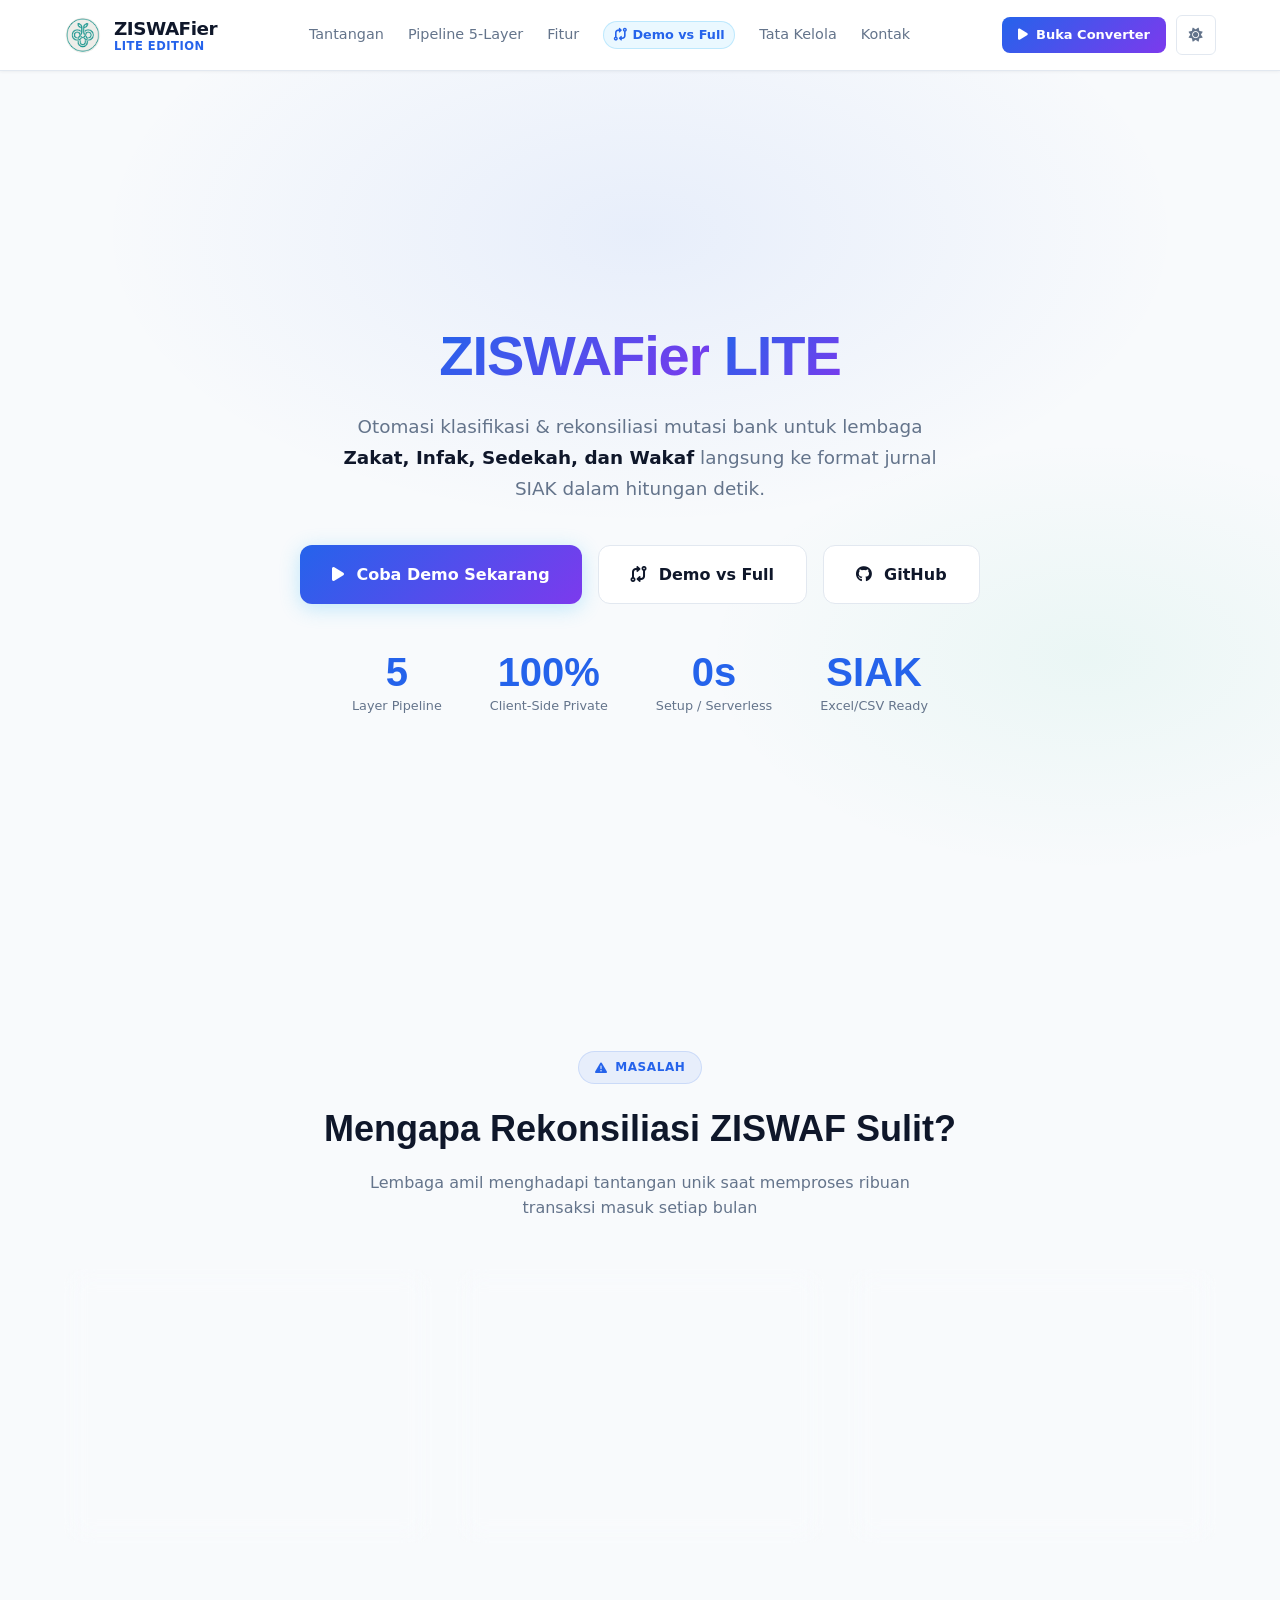
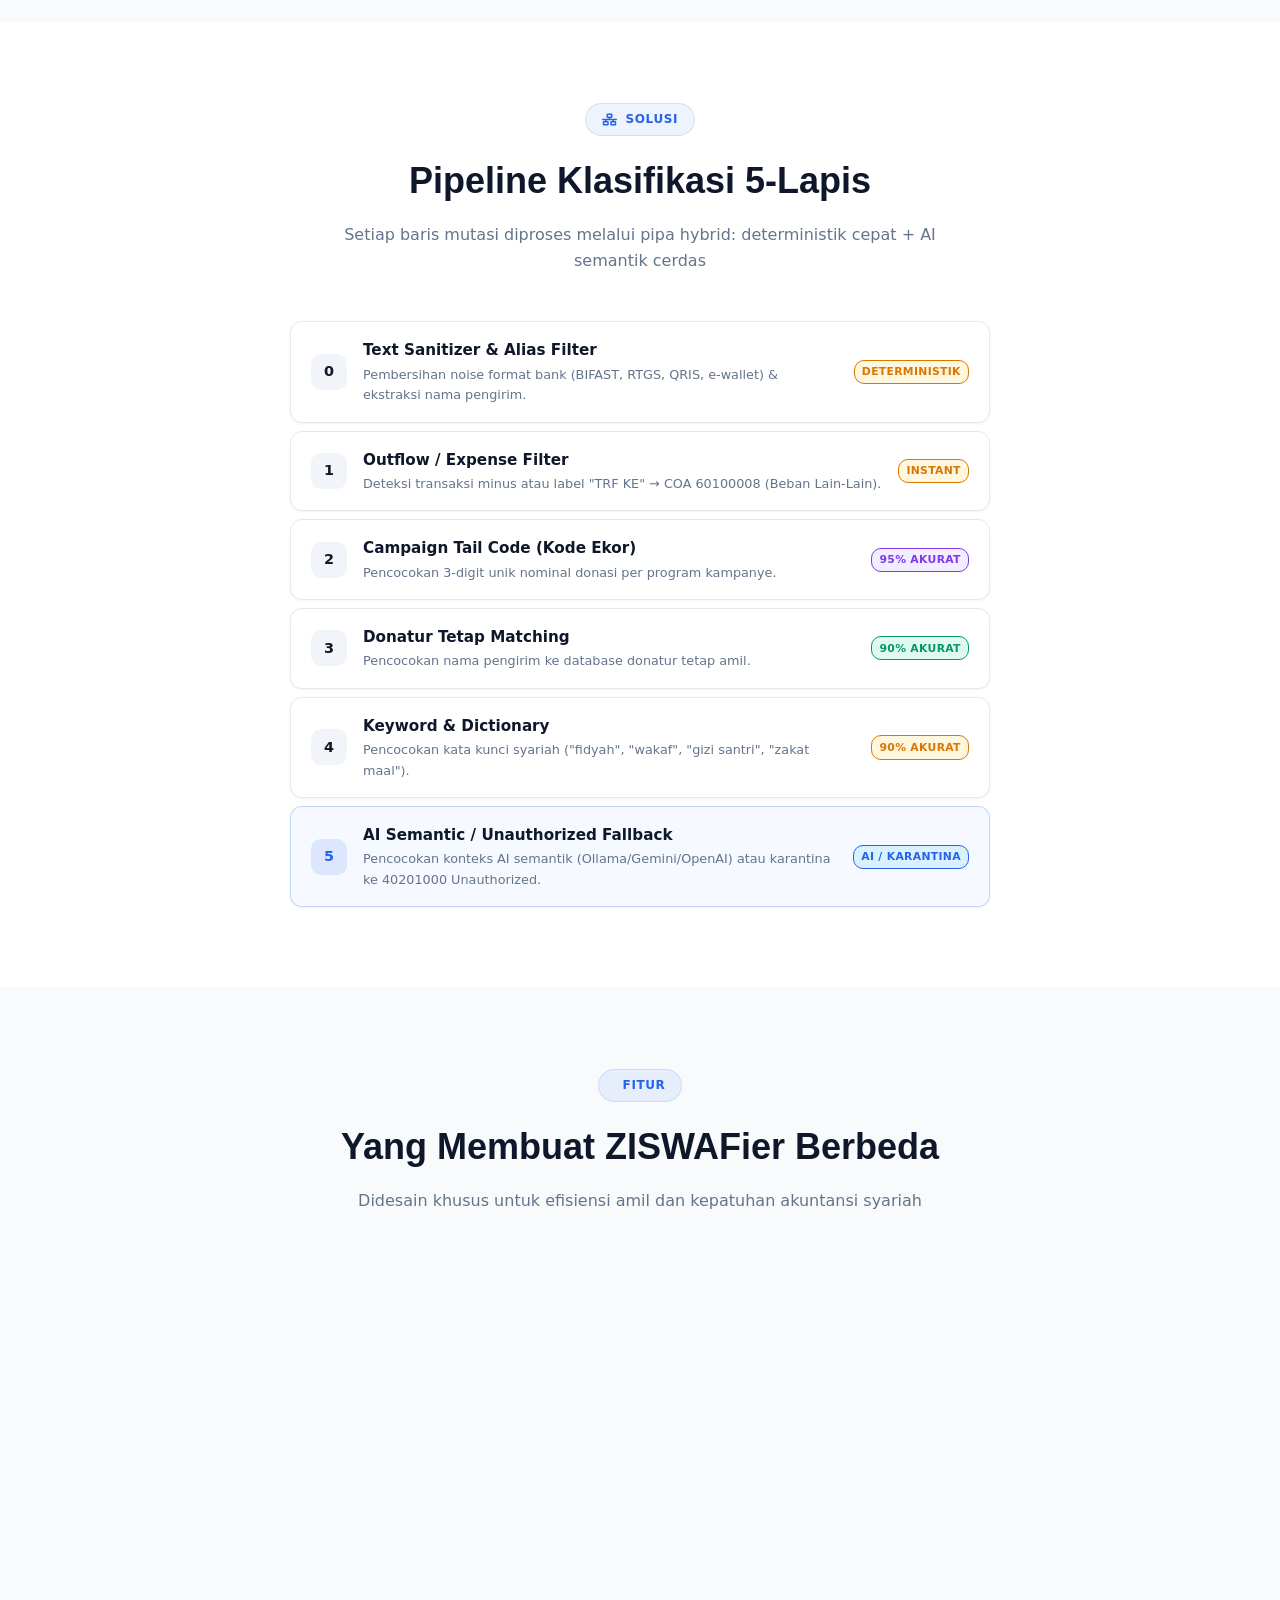
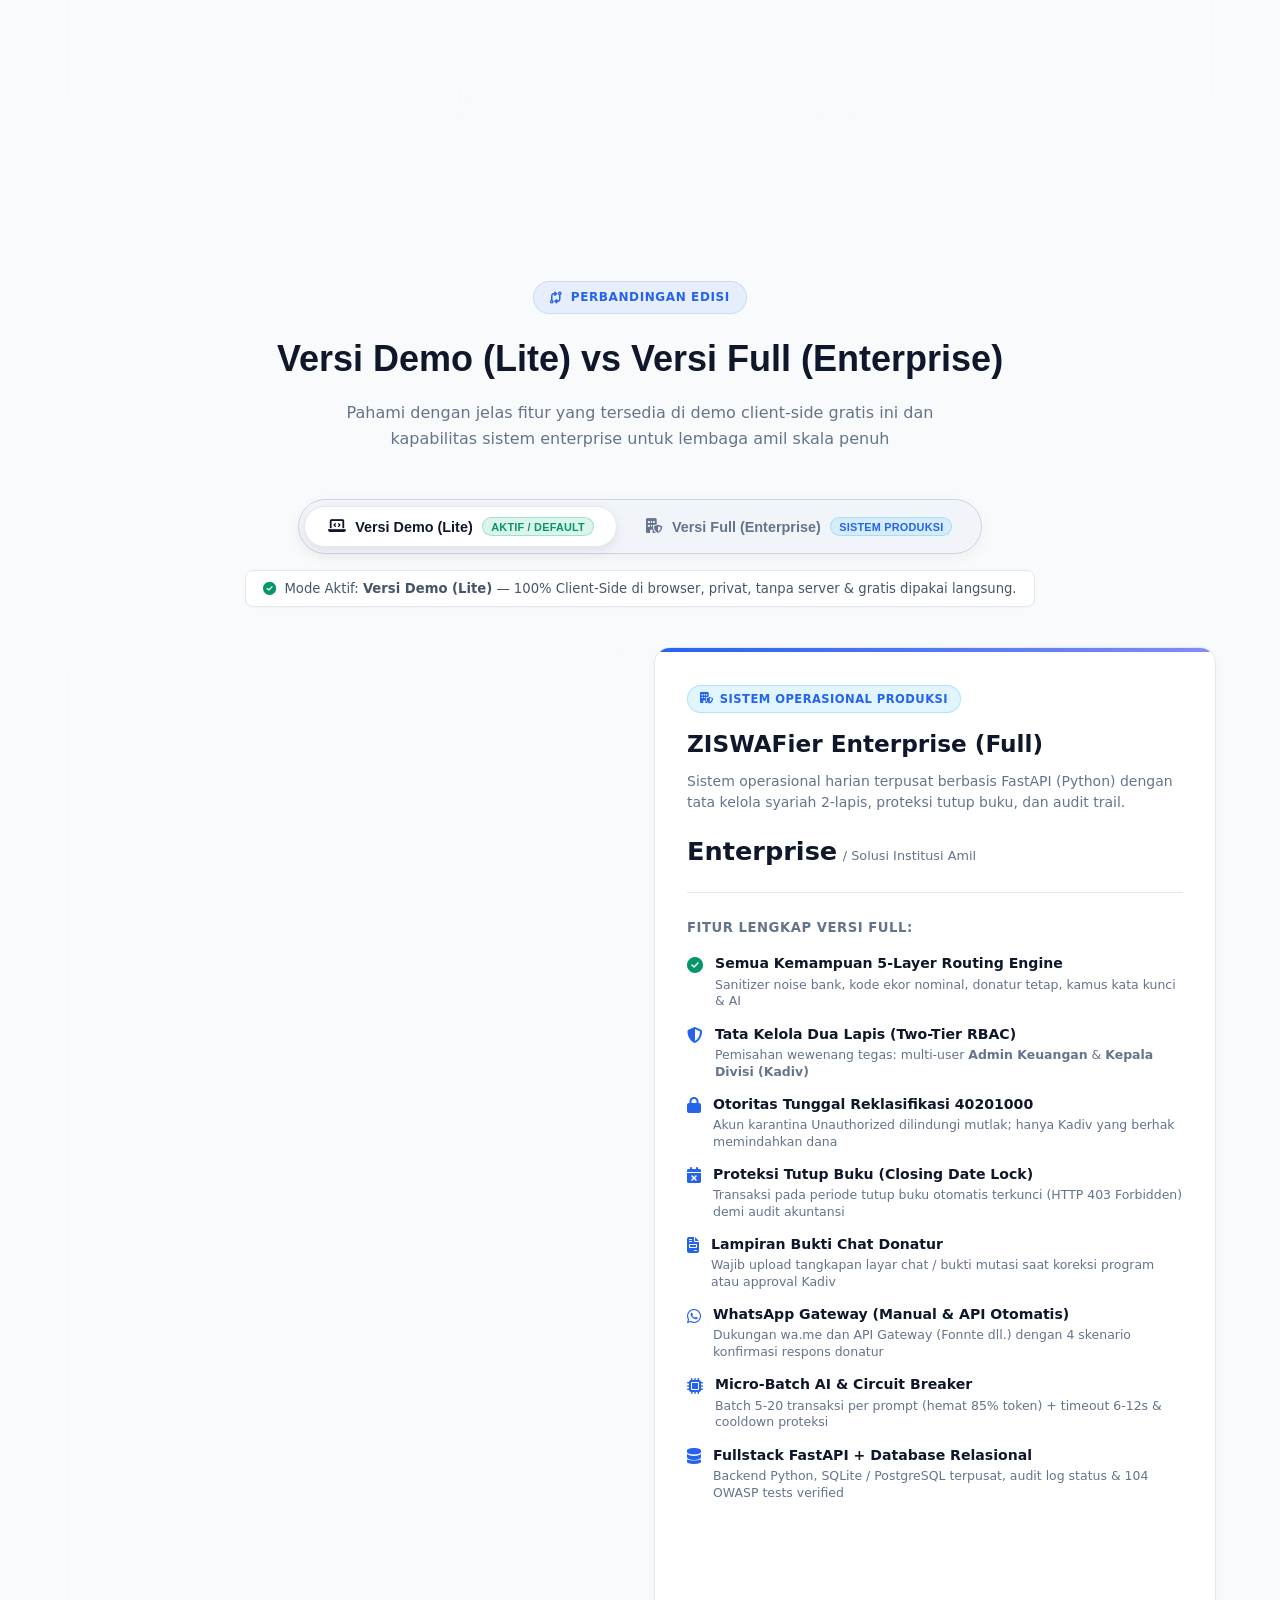
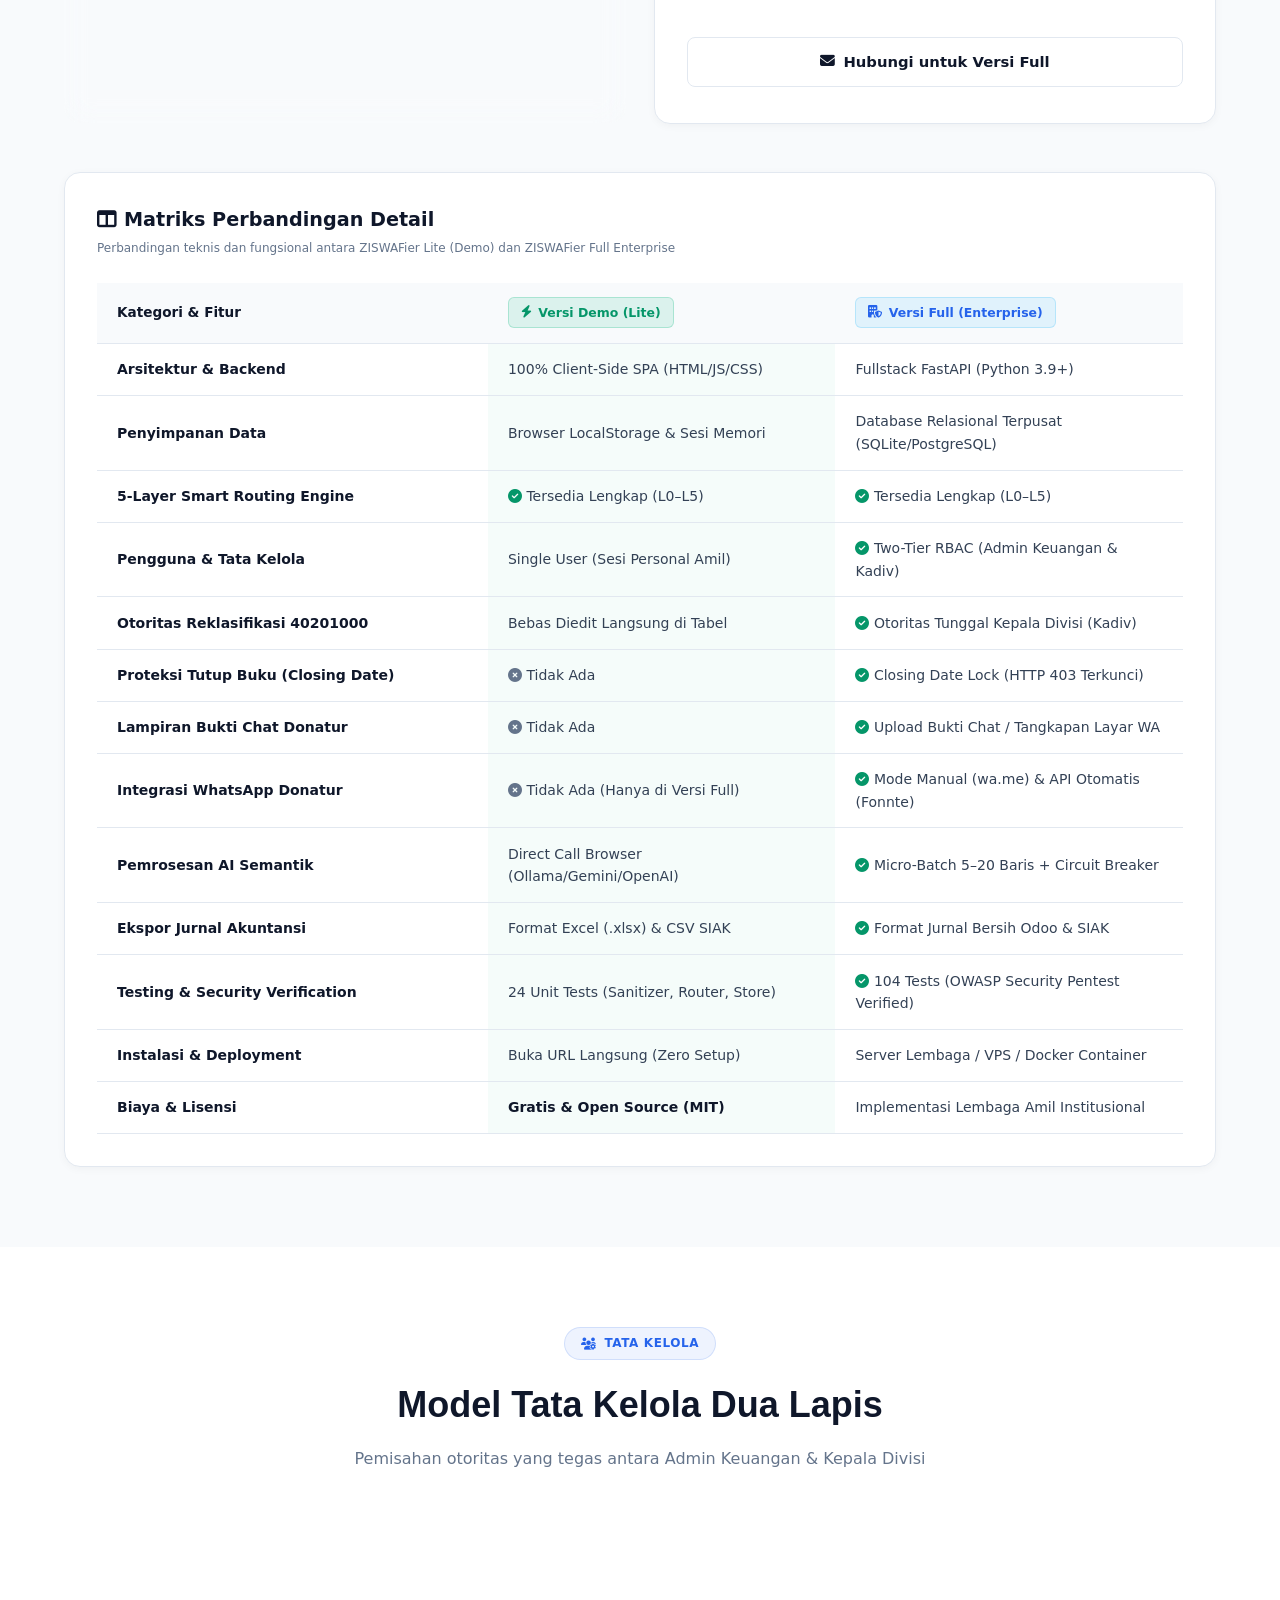
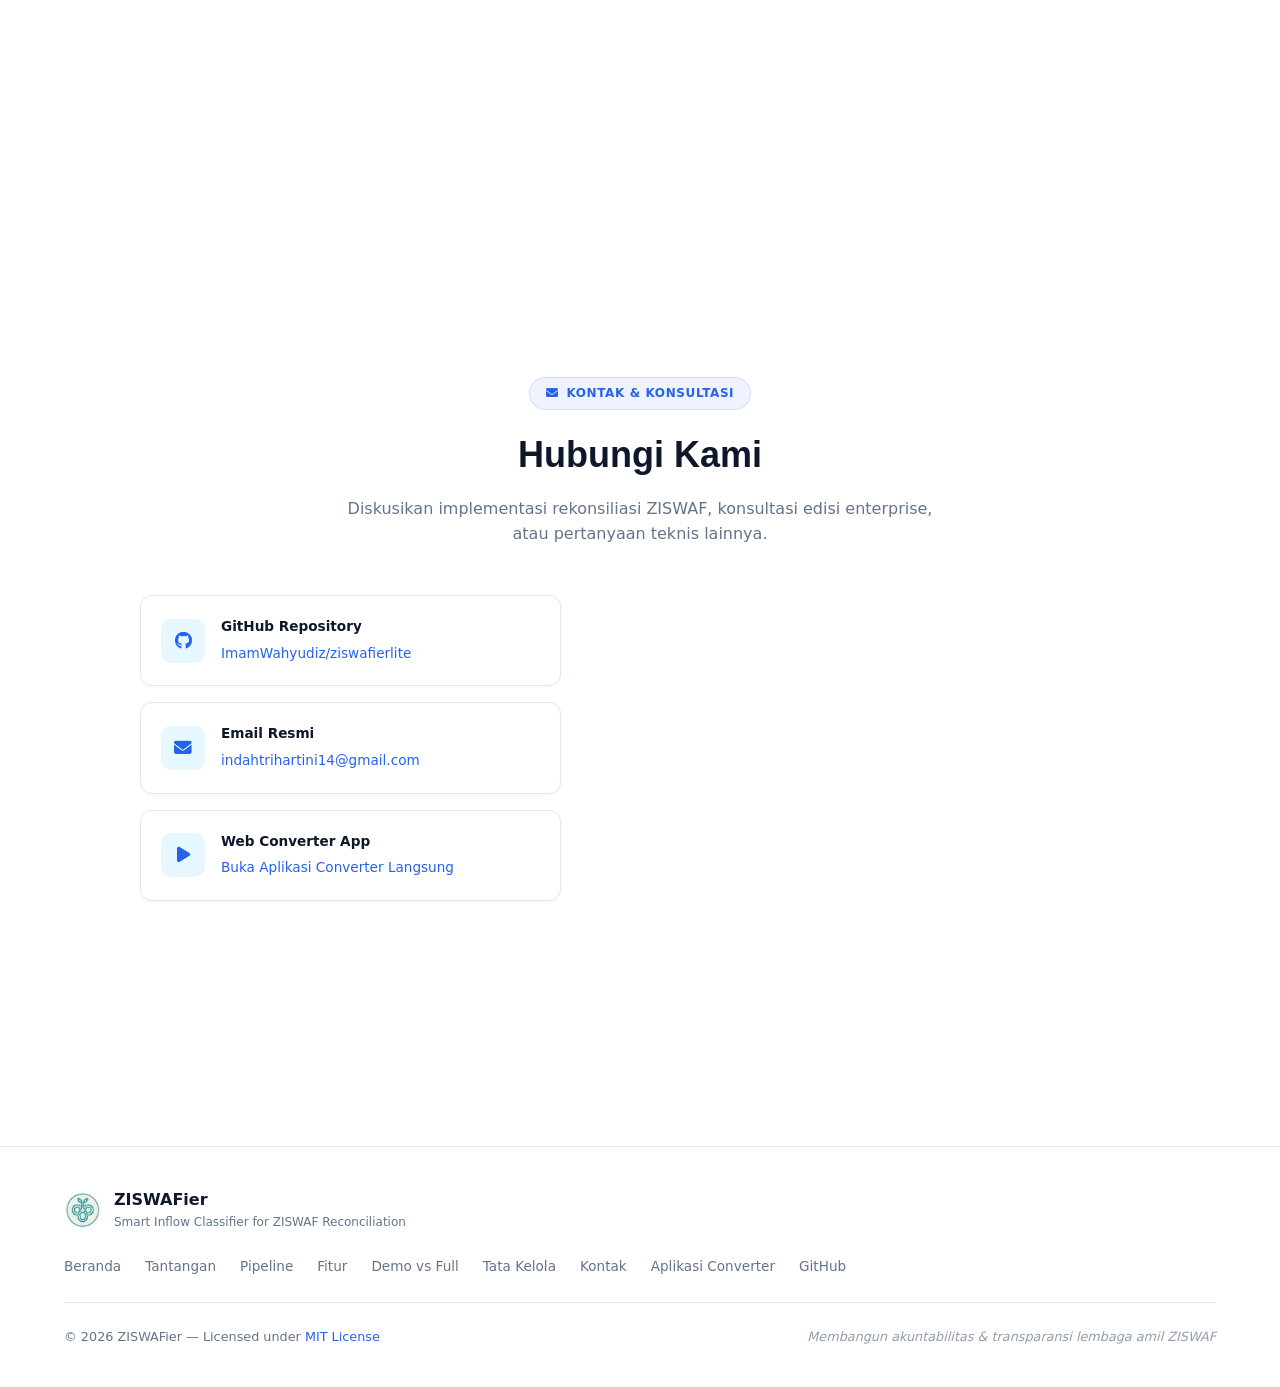
<file: index.html>
<!DOCTYPE html>
<html lang="id">

<head>
    <meta charset="UTF-8">
    <script>
        (function() {
            try {
                var saved = localStorage.getItem('ziswaf_theme');
                if (saved) {
                    document.documentElement.setAttribute('data-theme', saved);
                } else {
                    var prefersDark = window.matchMedia && window.matchMedia('(prefers-color-scheme: dark)').matches;
                    document.documentElement.setAttribute('data-theme', prefersDark ? 'dark' : 'light');
                }
            } catch(e) {
                document.documentElement.setAttribute('data-theme', 'dark');
            }
        })();
    </script>
    <meta name="viewport" content="width=device-width, initial-scale=1.0">

    <meta name="viewport" content="width=device-width, initial-scale=1.0">

    <!-- Primary SEO Metadata -->
    <title>ZISWAFier Lite — Otomasi Klasifikasi Mutasi Bank & Rekonsiliasi ZISWAF</title>
    <meta name="title" content="ZISWAFier Lite — Otomasi Klasifikasi Mutasi Bank & Rekonsiliasi ZISWAF">
    <meta name="description"
        content="Aplikasi client-side klasifikasi otomatis dan rekonsiliasi mutasi bank untuk lembaga Zakat, Infak, Sedekah, dan Wakaf (ZISWAF). 100% aman di peramban lokal, nol server, siap ekspor jurnal SIAK.">
    <meta name="keywords"
        content="ziswafier, ziswafier lite, klasifikasi mutasi bank, converter mutasi bank, akuntansi ziswaf, rekonsiliasi zakat, siak lazismu, baznas, mutasi bsi, bca syariah, muamalat, akuntansi syariah, 100% client side">
    <meta name="author" content="ZISWAFier Lite">
    <link rel="canonical" href="https://ziswafierlite.vercel.app/">
    <meta name="robots" content="index, follow, max-snippet:-1, max-image-preview:large, max-video-preview:-1">
    <meta name="googlebot" content="index, follow, max-snippet:-1, max-image-preview:large, max-video-preview:-1">
    <meta name="bingbot" content="index, follow, max-snippet:-1, max-image-preview:large, max-video-preview:-1">
    <meta name="theme-color" content="#0b0f17">
    <meta name="color-scheme" content="dark light">

    <!-- Content Security Policy: membatasi koneksi ke aset dan provider AI yang didukung -->
    <meta http-equiv="Content-Security-Policy" content="default-src 'self' https: data: blob:; script-src 'self' 'unsafe-inline' 'unsafe-eval' https://cdn.jsdelivr.net https://cdnjs.cloudflare.com; style-src 'self' 'unsafe-inline' https://fonts.googleapis.com https://cdnjs.cloudflare.com; font-src 'self' https://fonts.gstatic.com https://cdnjs.cloudflare.com; img-src 'self' data: blob: https:; connect-src 'self' https://cdn.jsdelivr.net http://localhost:11434 https://generativelanguage.googleapis.com https://api.openai.com;">

    <!-- Mobile & PWA Capabilities -->
    <meta name="mobile-web-app-capable" content="yes">
    <meta name="apple-mobile-web-app-capable" content="yes">
    <meta name="apple-mobile-web-app-status-bar-style" content="black-translucent">
    <meta name="apple-mobile-web-app-title" content="ZISWAFier Lite">
    <meta name="application-name" content="ZISWAFier Lite">
    <link rel="manifest" href="./site.webmanifest">

    <!-- Favicons & Icons -->
    <link rel="icon" type="image/png" href="./logo.png">
    <link rel="apple-touch-icon" href="./logo.png">

    <!-- Open Graph / Facebook / LinkedIn / WhatsApp -->
    <meta property="og:type" content="website">
    <meta property="og:site_name" content="ZISWAFier Lite">
    <meta property="og:url" content="https://ziswafierlite.vercel.app/">
    <meta property="og:title" content="ZISWAFier Lite — Otomasi Klasifikasi Mutasi Bank & Rekonsiliasi ZISWAF">
    <meta property="og:description"
        content="Aplikasi client-side otomatisasi klasifikasi transaksi mutasi bank rekening ZISWAF langsung ke format jurnal SIAK. 100% aman di perangkat lokal Anda.">
    <meta property="og:image" content="https://ziswafierlite.vercel.app/og-image.png">
    <meta property="og:image:secure_url" content="https://ziswafierlite.vercel.app/og-image.png">
    <meta property="og:image:type" content="image/png">
    <meta property="og:image:width" content="1200">
    <meta property="og:image:height" content="630">
    <meta property="og:image:alt" content="Banner ZISWAFier Lite Smart Inflow Classifier">
    <meta property="og:locale" content="id_ID">

    <!-- Twitter Cards -->
    <meta name="twitter:card" content="summary_large_image">
    <meta name="twitter:url" content="https://ziswafierlite.vercel.app/">
    <meta name="twitter:title" content="ZISWAFier Lite — Otomasi Klasifikasi Mutasi Bank & Rekonsiliasi ZISWAF">
    <meta name="twitter:description"
        content="Aplikasi klasifikasi & rekonsiliasi arus kas masuk untuk lembaga Zakat, Infak, Sedekah, dan Wakaf. 100% Client-Side, nol server.">
    <meta name="twitter:image" content="https://ziswafierlite.vercel.app/og-image.png">
    <meta name="twitter:image:alt" content="Banner ZISWAFier Lite Smart Inflow Classifier">

    <!-- Preconnect & Fonts -->
    <link rel="preconnect" href="https://fonts.googleapis.com">
    <link rel="preconnect" href="https://fonts.gstatic.com" crossorigin>
    <link
        href="https://fonts.googleapis.com/css2?family=Inter:wght@400;500;600;700;800;900&family=Outfit:wght@600;700;800&display=swap"
        rel="stylesheet">
    <link rel="stylesheet" href="https://cdnjs.cloudflare.com/ajax/libs/font-awesome/6.5.0/css/all.min.css">

    <!-- App Stylesheets -->
    <link rel="stylesheet" href="./css/style.css">
    <link rel="stylesheet" href="./css/components.css">
    <link rel="stylesheet" href="./css/landing.css">

    <!-- JSON-LD Structured Data Schema: WebApplication + FAQPage -->
    <script type="application/ld+json">
    {
      "@context": "https://schema.org",
      "@graph": [
        {
          "@type": "WebApplication",
          "@id": "https://ziswafierlite.vercel.app/#webapp",
          "url": "https://ziswafierlite.vercel.app/",
          "name": "ZISWAFier Lite",
          "alternateName": "ZISWAF Smart Inflow Classifier & Rekonsiliasi",
          "headline": "Otomasi Konversi & Klasifikasi Mutasi Bank Rekening ZISWAF Siap SIAK",
          "description": "Aplikasi client-side berbasis web untuk otomatisasi klasifikasi transaksi mutasi bank rekening ZISWAF (Zakat, Infak, Sedekah, Wakaf) langsung ke format jurnal SIAK dan Excel.",
          "applicationCategory": "BusinessApplication, FinanceApplication",
          "operatingSystem": "All modern web browsers (Chrome, Firefox, Edge, Safari)",
          "browserRequirements": "Requires JavaScript. Requires HTML5.",
          "softwareVersion": "1.2.0",
          "inLanguage": "id",
          "offers": {
            "@type": "Offer",
            "price": "0",
            "priceCurrency": "IDR"
          },
          "featureList": [
            "Pemrosesan dan penyimpanan utama berlangsung di browser tanpa database server aplikasi",
            "Data transaksi tersimpan aman di LocalStorage browser (tidak hilang saat refresh/reload)",
            "5-Layer Smart Routing Engine: Pengeluaran, Kode Ekor, Donatur Terdaftar, Kata Kunci, AI Semantic",
            "Dukungan Ekspor / Impor Master Data COA, Program, Donatur, dan Alias Yayasan",
            "Integrasi Opsional Model AI (Ollama Lokal, Google Gemini, OpenAI)",
            "Ekspor jurnal transaksi siap upload ke SIAK dalam format Excel (.xlsx) dan CSV"
          ]
        },
        {
          "@type": "FAQPage",
          "@id": "https://ziswafierlite.vercel.app/#faq",
          "mainEntity": [
            {
              "@type": "Question",
              "name": "Apakah data mutasi bank dikirim ke server?",
              "acceptedAnswer": {
                "@type": "Answer",
                "text": "Berkas, master data, dan hasil tersimpan di browser tanpa database server aplikasi. Mode AI default adalah OFF. Jika AI cloud diaktifkan, hanya keterangan transaksi yang belum terpetakan dan master program dikirim langsung ke provider pilihan; daftar donatur dan API key tidak masuk berkas backup. Ollama dapat dipakai agar pemrosesan AI tetap lokal."
              }
            },
            {
              "@type": "Question",
              "name": "Apakah data transaksi akan hilang jika saya me-refresh halaman?",
              "acceptedAnswer": {
                "@type": "Answer",
                "text": "Tidak. Seluruh data transaksi dan master data disimpan secara lokal di LocalStorage browser Anda. Data tidak akan hilang saat halaman di-reload atau saat tab ditutup, dan hanya akan terhapus jika Anda menghapus cache/cookies browser atau menekan tombol reset."
              }
            },
            {
              "@type": "Question",
              "name": "Format file mutasi bank apa saja yang didukung?",
              "acceptedAnswer": {
                "@type": "Answer",
                "text": "ZISWAFier Lite mendukung file spreadsheet mutasi bank berformat .xlsx, .xls, dan .csv dari berbagai bank di Indonesia seperti BSI, Bank Muamalat, BCA, Mandiri, BRI, BNI, dan lainnya."
              }
            }
          ]
        }
      ]
    }
    </script>
</head>

<body>

    <!-- ═══════════════════════════ NAVBAR ═══════════════════════════ -->
    <nav class="navbar" id="navbar">
        <div class="container navbar-inner">
            <a href="/" class="navbar-brand">
                <img src="./logo.png" alt="ZISWAFier Logo" class="brand-logo-img"
                    style="width: 38px; height: 38px; border-radius: 10px;">
                <div>
                    <div class="brand-title">ZISWAFier</div>
                    <div class="brand-badge">LITE EDITION</div>
                </div>
            </a>
            <div class="navbar-menu" id="navbar-menu">
                <a href="#problem" class="nav-link">Tantangan</a>
                <a href="#solution" class="nav-link">Pipeline 5-Layer</a>
                <a href="#features" class="nav-link">Fitur</a>
                <a href="#editions" class="nav-link"><span class="badge-nav-editions"><i class="fa-solid fa-code-compare"></i> Demo vs Full</span></a>
                <a href="#governance" class="nav-link">Tata Kelola</a>
                <a href="#contact" class="nav-link">Kontak</a>
            </div>
            <div class="navbar-actions">
                <a href="./app" class="btn btn-primary btn-sm btn-nav-cta"
                    style="display: inline-flex; align-items: center; gap: 8px; text-decoration: none;">
                    <i class="fa-solid fa-play"></i> <span class="nav-cta-text">Buka Converter</span>
                </a>
                <button class="btn btn-icon" id="btn-theme-toggle" title="Toggle Tema" aria-label="Toggle Tema">
                    <i class="fa-solid fa-moon" id="theme-icon"></i>
                </button>
                <button class="btn btn-icon btn-mobile-menu" id="btn-mobile-menu" title="Menu Navigasi"
                    aria-label="Buka Menu">
                    <i class="fa-solid fa-bars" id="menu-icon"></i>
                </button>
            </div>
        </div>
    </nav>

    <!-- ═══════════════════════════ HERO SECTION ═══════════════════════════ -->
    <section class="hero" id="hero">
        <div class="hero-content">
            <h1 class="hero-title">
                <span class="hero-title-accent">ZISWAFier</span>
                <span class="hero-title-accent">LITE </span>
                
            </h1>
            <p class="hero-subtitle">
                Otomasi klasifikasi &amp; rekonsiliasi mutasi bank untuk lembaga <strong>Zakat, Infak, Sedekah, dan Wakaf</strong> langsung ke format jurnal SIAK dalam hitungan detik.
            </p>
            <div class="hero-actions">
                <a href="./app" class="btn btn-hero-primary">
                    <i class="fa-solid fa-play"></i> Coba Demo Sekarang
                </a>
                <a href="#editions" class="btn btn-hero-outline">
                    <i class="fa-solid fa-code-compare"></i> Demo vs Full
                </a>
                <a href="https://github.com/ImamWahyudiz/ziswafierlite" class="btn btn-hero-outline" target="_blank"
                    rel="noopener">
                    <i class="fa-brands fa-github"></i> GitHub
                </a>
            </div>
            <div class="hero-stats">
                <div class="hero-stat">
                    <span class="hero-stat-value">5</span>
                    <span class="hero-stat-label">Layer Pipeline</span>
                </div>
                <div class="hero-stat">
                    <span class="hero-stat-value">100%</span>
                    <span class="hero-stat-label">Client-Side Private</span>
                </div>
                <div class="hero-stat">
                    <span class="hero-stat-value">0s</span>
                    <span class="hero-stat-label">Setup / Serverless</span>
                </div>
                <div class="hero-stat">
                    <span class="hero-stat-value">SIAK</span>
                    <span class="hero-stat-label">Excel/CSV Ready</span>
                </div>
            </div>
        </div>
    </section>

    <!-- ═══════════════════════════ PROBLEM ═══════════════════════════ -->
    <section class="section" id="problem">
        <div class="container">
            <div class="section-header">
                <span class="section-tag"><i class="fa-solid fa-triangle-exclamation"></i> Masalah</span>
                <h2 class="section-title">Mengapa Rekonsiliasi ZISWAF Sulit?</h2>
                <p class="section-subtitle">Lembaga amil menghadapi tantangan unik saat memproses ribuan transaksi masuk
                    setiap bulan</p>
            </div>
            <div class="problem-grid">
                <div class="problem-card glass" data-animate="fade-up">
                    <div class="problem-icon problem-icon-rose">
                        <i class="fa-solid fa-building-columns"></i>
                    </div>
                    <h3>Noise Format Bank</h3>
                    <p>Label mutasi terpotong BI-FAST/RTGS/QRIS dan bercampur ID dompet digital. Data tidak terstruktur
                        dari berbagai bank berbeda.</p>
                </div>
                <div class="problem-card glass" data-animate="fade-up" style="--delay: 0.1s">
                    <div class="problem-icon problem-icon-amber">
                        <i class="fa-solid fa-language"></i>
                    </div>
                    <h3>Bahasa Non-Baku Donatur</h3>
                    <p>Sinonim bebas: "bantuan sumur" (Wakaf Air), "beras santri" (Gizi Santri), typo "iph" untuk zakat
                        profesi.</p>
                </div>
                <div class="problem-card glass" data-animate="fade-up" style="--delay: 0.2s">
                    <div class="problem-icon problem-icon-purple">
                        <i class="fa-solid fa-scale-balanced"></i>
                    </div>
                    <h3>Kepatuhan Syariah</h3>
                    <p>Dana Zakat &amp; Wakaf dilarang keras dicampur atau ditebak sembarangan. Butuh sistem yang
                        akuntabel dan transparan.</p>
                </div>
            </div>
        </div>
    </section>

    <!-- ═══════════════════════════ SOLUTION / PIPELINE ═══════════════════════════ -->
    <section class="section section-dark" id="solution">
        <div class="container">
            <div class="section-header">
                <span class="section-tag"><i class="fa-solid fa-network-wired"></i> Solusi</span>
                <h2 class="section-title">Pipeline Klasifikasi 5-Lapis</h2>
                <p class="section-subtitle">Setiap baris mutasi diproses melalui pipa hybrid: deterministik cepat + AI
                    semantik cerdas</p>
            </div>
            <div class="pipeline-flow">
                <div class="pipeline-step" data-animate="fade-up">
                    <div class="pipeline-num">0</div>
                    <div class="pipeline-info">
                        <h3>Text Sanitizer &amp; Alias Filter</h3>
                        <p>Pembersihan noise format bank (BIFAST, RTGS, QRIS, e-wallet) &amp; ekstraksi nama pengirim.
                        </p>
                    </div>
                    <span class="badge badge-keyword">Deterministik</span>
                </div>
                <div class="pipeline-step" data-animate="fade-up" style="--delay: 0.05s">
                    <div class="pipeline-num">1</div>
                    <div class="pipeline-info">
                        <h3>Outflow / Expense Filter</h3>
                        <p>Deteksi transaksi minus atau label "TRF KE" &rarr; COA 60100008 (Beban Lain-Lain).</p>
                    </div>
                    <span class="badge badge-keyword">Instant</span>
                </div>
                <div class="pipeline-step" data-animate="fade-up" style="--delay: 0.1s">
                    <div class="pipeline-num">2</div>
                    <div class="pipeline-info">
                        <h3>Campaign Tail Code (Kode Ekor)</h3>
                        <p>Pencocokan 3-digit unik nominal donasi per program kampanye.</p>
                    </div>
                    <span class="badge badge-campaign-tail">95% Akurat</span>
                </div>
                <div class="pipeline-step" data-animate="fade-up" style="--delay: 0.15s">
                    <div class="pipeline-num">3</div>
                    <div class="pipeline-info">
                        <h3>Donatur Tetap Matching</h3>
                        <p>Pencocokan nama pengirim ke database donatur tetap amil.</p>
                    </div>
                    <span class="badge badge-donatur-tetap">90% Akurat</span>
                </div>
                <div class="pipeline-step" data-animate="fade-up" style="--delay: 0.2s">
                    <div class="pipeline-num">4</div>
                    <div class="pipeline-info">
                        <h3>Keyword &amp; Dictionary</h3>
                        <p>Pencocokan kata kunci syariah ("fidyah", "wakaf", "gizi santri", "zakat maal").</p>
                    </div>
                    <span class="badge badge-keyword">90% Akurat</span>
                </div>
                <div class="pipeline-step pipeline-step-ai" data-animate="fade-up" style="--delay: 0.25s">
                    <div class="pipeline-num">5</div>
                    <div class="pipeline-info">
                        <h3>AI Semantic / Unauthorized Fallback</h3>
                        <p>Pencocokan konteks AI semantik (Ollama/Gemini/OpenAI) atau karantina ke 40201000
                            Unauthorized.</p>
                    </div>
                    <span class="badge badge-ai-semantic">AI / Karantina</span>
                </div>
            </div>
        </div>
    </section>

    <!-- ═══════════════════════════ FEATURES ═══════════════════════════ -->
    <section class="section" id="features">
        <div class="container">
            <div class="section-header">
                <span class="section-tag"><i class="fa-solid fa-sparkles"></i> Fitur</span>
                <h2 class="section-title">Yang Membuat ZISWAFier Berbeda</h2>
                <p class="section-subtitle">Didesain khusus untuk efisiensi amil dan kepatuhan akuntansi syariah</p>
            </div>
            <div class="features-grid">
                <div class="feature-card glass" data-animate="fade-up">
                    <div class="feature-icon" style="background: rgba(56, 189, 248, 0.15); color: var(--accent);">
                        <i class="fa-solid fa-brain"></i>
                    </div>
                    <h3>Hybrid 5-Layer Pipeline</h3>
                    <p>Layer 0–4 deterministik (&lt;10 detik/2000+ baris) + Layer 5 AI semantik untuk kasus kompleks.
                    </p>
                </div>
                <div class="feature-card glass" data-animate="fade-up" style="--delay: 0.05s">
                    <div class="feature-icon" style="background: rgba(52, 211, 153, 0.15); color: var(--emerald);">
                        <i class="fa-solid fa-user-check"></i>
                    </div>
                    <h3>Pencocokan Donatur Tetap</h3>
                    <p>Subset-name matching dua arah tanpa library berat — akurat untuk variasi nama transfer perbankan.
                    </p>
                </div>
                <div class="feature-card glass" data-animate="fade-up" style="--delay: 0.1s">
                    <div class="feature-icon" style="background: rgba(167, 139, 250, 0.15); color: var(--accent2);">
                        <i class="fa-solid fa-hashtag"></i>
                    </div>
                    <h3>Kode Ekor Nominal</h3>
                    <p>3 digit unik per program — klasifikasi otomatis 95% tanpa perlu memanggil API AI.</p>
                </div>
                <div class="feature-card glass" data-animate="fade-up" style="--delay: 0.15s">
                    <div class="feature-icon" style="background: rgba(251, 191, 36, 0.15); color: var(--warning);">
                        <i class="fa-solid fa-triangle-exclamation"></i>
                    </div>
                    <h3>Akun Karantina Mutlak</h3>
                    <p>Dana tanpa keterangan dialokasikan ke Unauthorized (40201000) untuk menjaga kehati-hatian
                        syariah.</p>
                </div>
                <div class="feature-card glass" data-animate="fade-up" style="--delay: 0.2s">
                    <div class="feature-icon" style="background: rgba(56, 189, 248, 0.15); color: var(--accent);">
                        <i class="fa-solid fa-sliders"></i>
                    </div>
                    <h3>Filter &amp; Pencarian Terpadu</h3>
                    <p>Saring transaksi mutasi berdasarkan seluruh layer klasifikasi, periode tanggal, dan kata kunci secara instan.</p>
                </div>
                <div class="feature-card glass" data-animate="fade-up" style="--delay: 0.25s">
                    <div class="feature-icon" style="background: rgba(56, 189, 248, 0.15); color: var(--accent);">
                        <i class="fa-solid fa-file-export"></i>
                    </div>
                    <h3>Ekspor Jurnal SIAK</h3>
                    <p>Format jurnal rapi siap impor ke software akuntansi dalam format Excel (.xlsx) dan CSV.</p>
                </div>
            </div>
        </div>
    </section>

    <!-- ═══════════════════════════ EDITIONS: DEMO VS FULL ═══════════════════════════ -->
    <section class="section" id="editions">
        <div class="container">
            <div class="section-header">
                <span class="section-tag"><i class="fa-solid fa-code-compare"></i> Perbandingan Edisi</span>
                <h2 class="section-title">Versi Demo (Lite) vs Versi Full (Enterprise)</h2>
                <p class="section-subtitle">Pahami dengan jelas fitur yang tersedia di demo client-side gratis ini dan kapabilitas sistem enterprise untuk lembaga amil skala penuh</p>
            </div>

            <!-- Interactive Toggle Switch -->
            <div class="edition-toggle-wrapper" data-animate="fade-up">
                <div class="edition-toggle-control" role="tablist" aria-label="Pilih Edisi ZISWAFier">
                    <button class="edition-toggle-btn active" id="btn-toggle-demo" role="tab" aria-selected="true" data-edition="demo">
                        <i class="fa-solid fa-laptop-code"></i>
                        <span>Versi Demo (Lite)</span>
                        <span class="edition-badge badge-active-pill">Aktif / Default</span>
                    </button>
                    <button class="edition-toggle-btn" id="btn-toggle-full" role="tab" aria-selected="false" data-edition="full">
                        <i class="fa-solid fa-building-shield"></i>
                        <span>Versi Full (Enterprise)</span>
                        <span class="edition-badge badge-enterprise-pill">Sistem Produksi</span>
                    </button>
                </div>
                <div class="edition-hint-bar" id="edition-hint-bar">
                    <i class="fa-solid fa-circle-check text-emerald"></i>
                    <span id="edition-hint-text">Mode Aktif: <b>Versi Demo (Lite)</b> — 100% Client-Side di browser, privat, tanpa server &amp; gratis dipakai langsung.</span>
                </div>
            </div>

            <!-- Comparison Feature Cards Grid -->
            <div class="edition-cards-grid">
                <!-- Card 1: Versi Demo (Lite) -->
                <div class="edition-card glass edition-card-demo is-highlighted" id="card-demo" data-animate="fade-up">
                    <div class="edition-card-header">
                        <div class="edition-card-tag tag-demo">
                            <i class="fa-solid fa-bolt"></i> Tersedia di Repositori Ini
                        </div>
                        <h3 class="edition-card-title">ZISWAFier Lite (Demo)</h3>
                        <p class="edition-card-desc">Showcase interaktif 5-layer classification engine yang berjalan 100% di browser pengguna tanpa database.</p>
                        <div class="edition-price-tag">
                            <span class="price-val">Gratis</span>
                            <span class="price-sub">/ Open Source (MIT)</span>
                        </div>
                    </div>

                    <div class="edition-card-body">
                        <h4 class="edition-feature-group-title">Fitur &amp; Kemampuan:</h4>
                        <ul class="edition-feature-list">
                            <li class="feat-item feat-available">
                                <i class="fa-solid fa-circle-check"></i>
                                <div>
                                    <strong>5-Layer Smart Routing Engine</strong>
                                    <p>Pembersihan noise bank, kode ekor, donatur tetap, kata kunci syariah &amp; AI semantic</p>
                                </div>
                            </li>
                            <li class="feat-item feat-available">
                                <i class="fa-solid fa-circle-check"></i>
                                <div>
                                    <strong>Multi-Format Import &amp; Export</strong>
                                    <p>Parsing mutasi bank (.xlsx/.csv) &amp; ekspor jurnal SIAK siap upload</p>
                                </div>
                            </li>
                            <li class="feat-item feat-available">
                                <i class="fa-solid fa-circle-check"></i>
                                <div>
                                    <strong>Review &amp; Batch Management</strong>
                                    <p>Koreksi manual inline, multi-select baris, bulk assign COA &amp; batch delete</p>
                                </div>
                            </li>
                            <li class="feat-item feat-available">
                                <i class="fa-solid fa-circle-check"></i>
                                <div>
                                    <strong>Master Data Management Mandiri</strong>
                                    <p>Tambah/edit/impor master COA, Program, Donatur, dan Alias lembaga</p>
                                </div>
                            </li>
                            <li class="feat-item feat-available">
                                <i class="fa-solid fa-circle-check"></i>
                                <div>
                                    <strong>Integrasi AI Fleksibel</strong>
                                    <p>Dukungan AI Lokal Ollama, Google Gemini, OpenAI (API key di browser lokal, tidak masuk backup)</p>
                                </div>
                            </li>
                            <li class="feat-item feat-available">
                                <i class="fa-solid fa-circle-check"></i>
                                <div>
                                    <strong>Pencarian Cepat &amp; Filter Multilayer</strong>
                                    <p>Filter instan seluruh layer mutasi, tanggal, dan form pencarian terpadu</p>
                                </div>
                            </li>
                            <li class="feat-item feat-available">
                                <i class="fa-solid fa-circle-check"></i>
                                <div>
                                    <strong>Local-First &amp; Zero Install</strong>
                                    <p>Data tersimpan di browser; AI default OFF dan koneksi cloud hanya aktif bila Anda memilihnya</p>
                                </div>
                            </li>
                            <li class="feat-item feat-unavailable">
                                <i class="fa-solid fa-circle-xmark"></i>
                                <div>
                                    <span>Database Terpusat (SQLite/PostgreSQL) &amp; Multi-User RBAC</span>
                                    <small>(Hanya di Versi Full)</small>
                                </div>
                            </li>
                            <li class="feat-item feat-unavailable">
                                <i class="fa-solid fa-circle-xmark"></i>
                                <div>
                                    <span>Alur Approval Kadiv (Otoritas Tunggal 40201000)</span>
                                    <small>(Hanya di Versi Full)</small>
                                </div>
                            </li>
                            <li class="feat-item feat-unavailable">
                                <i class="fa-solid fa-circle-xmark"></i>
                                <div>
                                    <span>Proteksi Tutup Buku (Closing Date Lock HTTP 403)</span>
                                    <small>(Hanya di Versi Full)</small>
                                </div>
                            </li>
                            <li class="feat-item feat-unavailable">
                                <i class="fa-solid fa-circle-xmark"></i>
                                <div>
                                    <span>Lampirkan Bukti Chat / Tangkapan Layar WA</span>
                                    <small>(Hanya di Versi Full)</small>
                                </div>
                            </li>
                            <li class="feat-item feat-unavailable">
                                <i class="fa-solid fa-circle-xmark"></i>
                                <div>
                                    <span>Server WhatsApp Gateway Otomatis (Fonnte dll.)</span>
                                    <small>(Hanya di Versi Full)</small>
                                </div>
                            </li>
                            <li class="feat-item feat-unavailable">
                                <i class="fa-solid fa-circle-xmark"></i>
                                <div>
                                    <span>Micro-Batch AI Paralel &amp; Circuit Breaker</span>
                                    <small>(Hanya di Versi Full)</small>
                                </div>
                            </li>
                        </ul>
                    </div>

                    <div class="edition-card-footer">
                        <a href="./app" class="btn btn-primary w-100 btn-edition-action">
                            <i class="fa-solid fa-play"></i> Buka Versi Demo Sekarang
                        </a>
                    </div>
                </div>

                <!-- Card 2: Versi Full (ZISWAF Smart Inflow Classifier) -->
                <div class="edition-card glass edition-card-full" id="card-full" data-animate="fade-up" style="--delay: 0.1s">
                    <div class="edition-card-header">
                        <div class="edition-card-tag tag-full">
                            <i class="fa-solid fa-building-shield"></i> Sistem Operasional Produksi
                        </div>
                        <h3 class="edition-card-title">ZISWAFier Enterprise (Full)</h3>
                        <p class="edition-card-desc">Sistem operasional harian terpusat berbasis FastAPI (Python) dengan tata kelola syariah 2-lapis, proteksi tutup buku, dan audit trail.</p>
                        <div class="edition-price-tag">
                            <span class="price-val">Enterprise</span>
                            <span class="price-sub">/ Solusi Institusi Amil</span>
                        </div>
                    </div>

                    <div class="edition-card-body">
                        <h4 class="edition-feature-group-title">Fitur Lengkap Versi Full:</h4>
                        <ul class="edition-feature-list">
                            <li class="feat-item feat-available">
                                <i class="fa-solid fa-circle-check"></i>
                                <div>
                                    <strong>Semua Kemampuan 5-Layer Routing Engine</strong>
                                    <p>Sanitizer noise bank, kode ekor nominal, donatur tetap, kamus kata kunci &amp; AI</p>
                                </div>
                            </li>
                            <li class="feat-item feat-available feat-highlight">
                                <i class="fa-solid fa-shield-halved"></i>
                                <div>
                                    <strong>Tata Kelola Dua Lapis (Two-Tier RBAC)</strong>
                                    <p>Pemisahan wewenang tegas: multi-user <b>Admin Keuangan</b> &amp; <b>Kepala Divisi (Kadiv)</b></p>
                                </div>
                            </li>
                            <li class="feat-item feat-available feat-highlight">
                                <i class="fa-solid fa-lock"></i>
                                <div>
                                    <strong>Otoritas Tunggal Reklasifikasi 40201000</strong>
                                    <p>Akun karantina Unauthorized dilindungi mutlak; hanya Kadiv yang berhak memindahkan dana</p>
                                </div>
                            </li>
                            <li class="feat-item feat-available feat-highlight">
                                <i class="fa-solid fa-calendar-xmark"></i>
                                <div>
                                    <strong>Proteksi Tutup Buku (Closing Date Lock)</strong>
                                    <p>Transaksi pada periode tutup buku otomatis terkunci (HTTP 403 Forbidden) demi audit akuntansi</p>
                                </div>
                            </li>
                            <li class="feat-item feat-available feat-highlight">
                                <i class="fa-solid fa-file-invoice"></i>
                                <div>
                                    <strong>Lampiran Bukti Chat Donatur</strong>
                                    <p>Wajib upload tangkapan layar chat / bukti mutasi saat koreksi program atau approval Kadiv</p>
                                </div>
                            </li>
                            <li class="feat-item feat-available feat-highlight">
                                <i class="fa-brands fa-whatsapp"></i>
                                <div>
                                    <strong>WhatsApp Gateway (Manual &amp; API Otomatis)</strong>
                                    <p>Dukungan wa.me dan API Gateway (Fonnte dll.) dengan 4 skenario konfirmasi respons donatur</p>
                                </div>
                            </li>
                            <li class="feat-item feat-available feat-highlight">
                                <i class="fa-solid fa-microchip"></i>
                                <div>
                                    <strong>Micro-Batch AI &amp; Circuit Breaker</strong>
                                    <p>Batch 5-20 transaksi per prompt (hemat 85% token) + timeout 6-12s &amp; cooldown proteksi</p>
                                </div>
                            </li>
                            <li class="feat-item feat-available feat-highlight">
                                <i class="fa-solid fa-database"></i>
                                <div>
                                    <strong>Fullstack FastAPI + Database Relasional</strong>
                                    <p>Backend Python, SQLite / PostgreSQL terpusat, audit log status &amp; 104 OWASP tests verified</p>
                                </div>
                            </li>
                        </ul>
                    </div>

                    <div class="edition-card-footer">
                        <a href="#contact" class="btn btn-outline w-100 btn-edition-action" id="btn-inquire-full">
                            <i class="fa-solid fa-envelope"></i> Hubungi untuk Versi Full
                        </a>
                    </div>
                </div>
            </div>

            <!-- Detailed Comparison Table -->
            <div class="comparison-table-wrap glass" data-animate="fade-up" style="--delay: 0.15s">
                <div class="table-wrap-header">
                    <h3><i class="fa-solid fa-table-columns text-accent"></i> Matriks Perbandingan Detail</h3>
                    <p class="text-muted text-xs">Perbandingan teknis dan fungsional antara ZISWAFier Lite (Demo) dan ZISWAFier Full Enterprise</p>
                </div>
                <div class="mobile-table-hint text-xs text-accent mb-2">
                    <i class="fa-solid fa-arrows-left-right"></i> Geser horizontal untuk melihat perbandingan kolom
                </div>
                <div class="table-responsive">
                    <table class="comparison-table" id="matrix-table">
                        <thead>
                            <tr>
                                <th width="36%">Kategori &amp; Fitur</th>
                                <th width="32%" class="col-demo highlighted-col">
                                    <span class="badge-col-demo"><i class="fa-solid fa-bolt"></i> Versi Demo (Lite)</span>
                                </th>
                                <th width="32%" class="col-full">
                                    <span class="badge-col-full"><i class="fa-solid fa-building-shield"></i> Versi Full (Enterprise)</span>
                                </th>
                            </tr>
                        </thead>
                        <tbody>
                            <tr>
                                <td><strong>Arsitektur &amp; Backend</strong></td>
                                <td class="col-demo highlighted-col">100% Client-Side SPA (HTML/JS/CSS)</td>
                                <td class="col-full">Fullstack FastAPI (Python 3.9+)</td>
                            </tr>
                            <tr>
                                <td><strong>Penyimpanan Data</strong></td>
                                <td class="col-demo highlighted-col">Browser LocalStorage &amp; Sesi Memori</td>
                                <td class="col-full">Database Relasional Terpusat (SQLite/PostgreSQL)</td>
                            </tr>
                            <tr>
                                <td><strong>5-Layer Smart Routing Engine</strong></td>
                                <td class="col-demo highlighted-col"><i class="fa-solid fa-circle-check text-emerald"></i> Tersedia Lengkap (L0–L5)</td>
                                <td class="col-full"><i class="fa-solid fa-circle-check text-emerald"></i> Tersedia Lengkap (L0–L5)</td>
                            </tr>
                            <tr>
                                <td><strong>Pengguna &amp; Tata Kelola</strong></td>
                                <td class="col-demo highlighted-col">Single User (Sesi Personal Amil)</td>
                                <td class="col-full"><i class="fa-solid fa-circle-check text-emerald"></i> Two-Tier RBAC (Admin Keuangan &amp; Kadiv)</td>
                            </tr>
                            <tr>
                                <td><strong>Otoritas Reklasifikasi 40201000</strong></td>
                                <td class="col-demo highlighted-col">Bebas Diedit Langsung di Tabel</td>
                                <td class="col-full"><i class="fa-solid fa-circle-check text-emerald"></i> Otoritas Tunggal Kepala Divisi (Kadiv)</td>
                            </tr>
                            <tr>
                                <td><strong>Proteksi Tutup Buku (Closing Date)</strong></td>
                                <td class="col-demo highlighted-col"><i class="fa-solid fa-circle-xmark text-muted"></i> Tidak Ada</td>
                                <td class="col-full"><i class="fa-solid fa-circle-check text-emerald"></i> Closing Date Lock (HTTP 403 Terkunci)</td>
                            </tr>
                            <tr>
                                <td><strong>Lampiran Bukti Chat Donatur</strong></td>
                                <td class="col-demo highlighted-col"><i class="fa-solid fa-circle-xmark text-muted"></i> Tidak Ada</td>
                                <td class="col-full"><i class="fa-solid fa-circle-check text-emerald"></i> Upload Bukti Chat / Tangkapan Layar WA</td>
                            </tr>
                            <tr>
                                <td><strong>Integrasi WhatsApp Donatur</strong></td>
                                <td class="col-demo highlighted-col"><i class="fa-solid fa-circle-xmark text-muted"></i> Tidak Ada (Hanya di Versi Full)</td>
                                <td class="col-full"><i class="fa-solid fa-circle-check text-emerald"></i> Mode Manual (wa.me) &amp; API Otomatis (Fonnte)</td>
                            </tr>
                            <tr>
                                <td><strong>Pemrosesan AI Semantik</strong></td>
                                <td class="col-demo highlighted-col">Direct Call Browser (Ollama/Gemini/OpenAI)</td>
                                <td class="col-full"><i class="fa-solid fa-circle-check text-emerald"></i> Micro-Batch 5–20 Baris + Circuit Breaker</td>
                            </tr>
                            <tr>
                                <td><strong>Ekspor Jurnal Akuntansi</strong></td>
                                <td class="col-demo highlighted-col">Format Excel (.xlsx) &amp; CSV SIAK</td>
                                <td class="col-full"><i class="fa-solid fa-circle-check text-emerald"></i> Format Jurnal Bersih Odoo &amp; SIAK</td>
                            </tr>
                            <tr>
                                <td><strong>Testing &amp; Security Verification</strong></td>
                                <td class="col-demo highlighted-col">24 Unit Tests (Sanitizer, Router, Store)</td>
                                <td class="col-full"><i class="fa-solid fa-circle-check text-emerald"></i> 104 Tests (OWASP Security Pentest Verified)</td>
                            </tr>
                            <tr>
                                <td><strong>Instalasi &amp; Deployment</strong></td>
                                <td class="col-demo highlighted-col">Buka URL Langsung (Zero Setup)</td>
                                <td class="col-full">Server Lembaga / VPS / Docker Container</td>
                            </tr>
                            <tr>
                                <td><strong>Biaya &amp; Lisensi</strong></td>
                                <td class="col-demo highlighted-col"><strong>Gratis &amp; Open Source (MIT)</strong></td>
                                <td class="col-full">Implementasi Lembaga Amil Institusional</td>
                            </tr>
                        </tbody>
                    </table>
                </div>
            </div>
        </div>
    </section>

    <!-- ═══════════════════════════ GOVERNANCE ═══════════════════════════ -->
    <section class="section section-dark" id="governance">
        <div class="container">
            <div class="section-header">
                <span class="section-tag"><i class="fa-solid fa-users-gear"></i> Tata Kelola</span>
                <h2 class="section-title">Model Tata Kelola Dua Lapis</h2>
                <p class="section-subtitle">Pemisahan otoritas yang tegas antara Admin Keuangan &amp; Kepala Divisi</p>
            </div>
            <div class="governance-grid">
                <div class="gov-card glass gov-card-admin" data-animate="fade-up">
                    <div class="gov-role-badge">Admin Keuangan</div>
                    <ul class="gov-list">
                        <li><i class="fa-solid fa-cloud-arrow-up"></i> Upload mutasi bank (.xlsx/.csv)</li>
                        <li><i class="fa-solid fa-pen"></i> Koreksi alokasi COA &amp; aksi massal</li>
                        <li><i class="fa-solid fa-sliders"></i> Filter &amp; pencarian mutasi multilayer</li>
                        <li><i class="fa-solid fa-file-excel"></i> Ekspor jurnal bersih kapan saja</li>
                    </ul>
                </div>
                <div class="gov-card glass gov-card-kadiv" data-animate="fade-up" style="--delay: 0.1s">
                    <div class="gov-role-badge gov-role-kadiv">Kepala Divisi (Kadiv)</div>
                    <ul class="gov-list">
                        <li><i class="fa-solid fa-shield-halved"></i> Satu-satunya otoritas reklasifikasi Unauthorized</li>
                        <li><i class="fa-solid fa-check-double"></i> Setujui perubahan program via respons WA</li>
                        <li><i class="fa-solid fa-brain"></i> Konfigurasi global AI &amp; WhatsApp Gateway</li>
                        <li><i class="fa-solid fa-lock"></i> Tutup Buku (Closing Date Lock)</li>
                    </ul>
                </div>
            </div>
        </div>
    </section>

    <!-- ═══════════════════════════ CONTACT & KONSULTASI ═══════════════════════════ -->
    <section class="section section-dark" id="contact">
        <div class="container">
            <div class="section-header">
                <span class="section-tag"><i class="fa-solid fa-envelope"></i> Kontak &amp; Konsultasi</span>
                <h2 class="section-title">Hubungi Kami</h2>
                <p class="section-subtitle">Diskusikan implementasi rekonsiliasi ZISWAF, konsultasi edisi enterprise, atau pertanyaan teknis lainnya.</p>
            </div>
            <div class="contact-grid">
                <div class="contact-info" data-animate="fade-up">
                    <div class="contact-item">
                        <div class="contact-icon"><i class="fa-brands fa-github"></i></div>
                        <div>
                            <h4>GitHub Repository</h4>
                            <a href="https://github.com/ImamWahyudiz/ziswafierlite" target="_blank"
                                rel="noopener">ImamWahyudiz/ziswafierlite</a>
                        </div>
                    </div>
                    <div class="contact-item">
                        <div class="contact-icon"><i class="fa-solid fa-envelope"></i></div>
                        <div>
                            <h4>Email Resmi</h4>
                            <a href="mailto:indahtrihartini14@gmail.com">indahtrihartini14@gmail.com</a>
                        </div>
                    </div>
                    <div class="contact-item">
                        <div class="contact-icon"><i class="fa-solid fa-play"></i></div>
                        <div>
                            <h4>Web Converter App</h4>
                            <a href="./app">Buka Aplikasi Converter Langsung</a>
                        </div>
                    </div>
                </div>
                <form class="contact-form glass" id="contact-form" data-animate="fade-up">
                    <div class="form-row">
                        <div class="form-group">
                            <label for="contact-name">Nama <span class="text-danger">*</span></label>
                            <input type="text" id="contact-name" name="name" class="form-control"
                                placeholder="Nama Anda" required maxlength="100">
                        </div>
                        <div class="form-group">
                            <label for="contact-email">Email <span class="text-danger">*</span></label>
                            <input type="email" id="contact-email" name="email" class="form-control"
                                placeholder="email@domain.com" required maxlength="100">
                        </div>
                    </div>
                    <div class="form-group">
                        <label for="contact-org">Organisasi / Lembaga Amil</label>
                        <input type="text" id="contact-org" name="organization" class="form-control"
                            placeholder="Nama BAZNAS / LAZ / Yayasan" maxlength="120">
                    </div>
                    <div class="form-group">
                        <label for="contact-message">Pesan / Kebutuhan <span class="text-danger">*</span></label>
                        <textarea id="contact-message" name="message" class="form-control" rows="4"
                            placeholder="Tuliskan pertanyaan atau kebutuhan implementasi..." required minlength="10" maxlength="1000"></textarea>
                    </div>
                    <button type="submit" class="btn btn-primary w-100" id="contact-submit" style="padding: 0.85rem 1.5rem; font-size: 1rem;">
                        <i class="fa-solid fa-paper-plane"></i> Kirim Pesan via Email
                    </button>
                    <p class="form-note text-xs text-muted mt-2 text-center">
                        <i class="fa-solid fa-shield-halved text-emerald"></i> Pesan Anda akan langsung dibuka di email klien resmi tanpa melalui server perantara.
                    </p>
                </form>
            </div>
        </div>
    </section>

    <!-- ═══════════════════════════ FOOTER ═══════════════════════════ -->
    <footer class="footer">
        <div class="container">
            <div class="footer-inner">
                <div class="footer-brand">
                    <img src="./logo.png" alt="ZISWAFier Logo" class="footer-logo"
                        style="width: 38px; height: 38px; border-radius: 10px;">
                    <div>
                        <div class="footer-title">ZISWAFier</div>
                        <div class="footer-desc">Smart Inflow Classifier for ZISWAF Reconciliation</div>
                    </div>
                </div>
                <div class="footer-links">
                    <a href="#hero">Beranda</a>
                    <a href="#problem">Tantangan</a>
                    <a href="#solution">Pipeline</a>
                    <a href="#features">Fitur</a>
                    <a href="#editions">Demo vs Full</a>
                    <a href="#governance">Tata Kelola</a>
                    <a href="#contact">Kontak</a>
                    <a href="./app">Aplikasi Converter</a>
                    <a href="https://github.com/ImamWahyudiz/ziswafierlite" target="_blank" rel="noopener">GitHub</a>
                </div>
                <div class="footer-bottom">
                    <p>&copy; 2026 ZISWAFier &mdash; Licensed under <a href="https://opensource.org/licenses/MIT"
                            target="_blank" rel="noopener">MIT License</a></p>
                    <p class="footer-tagline">Membangun akuntabilitas &amp; transparansi lembaga amil ZISWAF</p>
                </div>
            </div>
        </div>
    </footer>

    <!-- Toast Container -->
    <div class="toast-root" id="toast-root"></div>

    <script src="./js/landing.js"></script>
</body>

</html>
</file>
<file: css/style.css>
:root[data-theme="dark"], html[data-theme="dark"], body[data-theme="dark"] {
    --bg: #0b0f17;
    --surface: #131a26;
    --surface2: #1a2333;
    --border: #243044;
    --text: #e8edf6;
    --muted: #8b99b0;
    --accent: #38bdf8;
    --accent2: #a78bfa;
    --emerald: #34d399;
    --cyan: #22d3ee;
    --warning: #fbbf24;
    --rose: #f87171;
    --danger: #f87171;
    --success: #34d399;
}

:root[data-theme="light"], html[data-theme="light"], body[data-theme="light"] {
    --bg: #f8fafc;
    --surface: #ffffff;
    --surface2: #f1f5f9;
    --border: #e2e8f0;
    --text: #0f172a;
    --muted: #64748b;
    --accent: #2563eb;
    --accent2: #7c3aed;
    --emerald: #059669;
    --cyan: #0891b2;
    --warning: #d97706;
    --rose: #e11d48;
    --danger: #dc2626;
    --success: #059669;
}

* { margin: 0; padding: 0; box-sizing: border-box; }

body {
    font-family: 'Inter', system-ui, -apple-system, sans-serif;
    background: var(--bg);
    color: var(--text);
    line-height: 1.6;
    min-height: 100vh;
    transition: background 0.2s ease, color 0.2s ease;
}

.glass {
    background: linear-gradient(160deg, rgba(255, 255, 255, 0.04), rgba(255, 255, 255, 0.01));
    backdrop-filter: blur(14px);
    border: 1px solid var(--border);
    border-radius: 16px;
}

[data-theme="light"] .glass {
    background: #ffffff;
    border: 1px solid var(--border);
    box-shadow: 0 1px 3px rgba(0,0,0,0.05);
}

.hidden { display: none !important; }

/* ─── TOOLTIP GLOBAL ─────────────────────────────────────────────────────────── */
[data-tooltip] { cursor: help; }

#js-tooltip {
    position: fixed;
    padding: 0.625rem 0.875rem;
    background: rgba(0,0,0,0.95);
    color: #fff;
    font-size: 0.8125rem;
    white-space: pre-wrap;
    border-radius: 6px;
    z-index: 99999;
    pointer-events: none;
    max-width: 400px;
    line-height: 1.6;
    word-break: break-word;
    box-shadow: 0 4px 12px rgba(0,0,0,0.4);
    display: none;
}

.empty-state-panel {
    display: flex;
    flex-direction: column;
    align-items: center;
    justify-content: center;
    padding: 4rem 2rem;
    text-align: center;
    min-height: 40vh;
}
.truncate-1 {
    white-space: nowrap;
    overflow: hidden;
    text-overflow: ellipsis;
    max-width: 100%;
    display: block;
}
.cell-keterangan {
    min-width: 240px;
    max-width: 480px;
    white-space: normal !important;
    word-break: break-word;
}
.cell-keterangan .keterangan-text {
    font-size: 0.8125rem;
    line-height: 1.45;
    color: var(--text);
    white-space: normal !important;
    word-break: break-word;
    display: block;
}

/* ─── TOPBAR ─────────────────────────────────────────────────────────────────── */
.topbar {
    display: flex;
    align-items: center;
    gap: 1rem;
    padding: 1rem 1.5rem;
    background: var(--surface);
    border-bottom: 1px solid var(--border);
    flex-wrap: wrap;
}

.topbar-brand {
    display: flex;
    align-items: center;
    gap: 0.75rem;
    flex: 1 1 auto;
    min-width: 0;
    overflow: hidden;
}

.brand-logo {
    font-size: 1.75rem;
    color: var(--accent);
}

.brand-logo-img {
    width: 2.5rem;
    height: 2.5rem;
    flex-shrink: 0;
}

.brand-title {
    font-size: 1.15rem;
    font-weight: 800;
    line-height: 1.2;
    letter-spacing: -0.5px;
    color: var(--text);
    white-space: nowrap;
}

.brand-badge {
    font-size: 0.72rem;
    color: var(--accent);
    font-weight: 700;
    letter-spacing: 0.5px;
    line-height: 1.1;
    white-space: nowrap;
}

.brand-subtitle {
    font-size: 0.75rem;
    color: var(--muted);
    white-space: nowrap;
    overflow: hidden;
    text-overflow: ellipsis;
}

.topbar-actions {
    display: flex;
    gap: 0.5rem;
}

/* ─── STEPPER ────────────────────────────────────────────────────────────────── */
.stepper {
    display: flex;
    align-items: center;
    gap: 0.5rem;
    flex-wrap: wrap;
}

.step-btn {
    display: flex;
    align-items: center;
    gap: 0.5rem;
    padding: 0.5rem 0.875rem;
    background: transparent;
    border: 1px solid var(--border);
    border-radius: 8px;
    color: var(--muted);
    font-size: 0.875rem;
    font-weight: 500;
    cursor: pointer;
    transition: all 0.2s ease;
    font-family: inherit;
}

.step-btn:hover { background: var(--surface2); }
.step-btn.active {
    background: var(--accent);
    color: white;
    border-color: var(--accent);
}

.step-num {
    display: inline-flex;
    align-items: center;
    justify-content: center;
    width: 1.5rem;
    height: 1.5rem;
    background: var(--surface2);
    border-radius: 50%;
    font-size: 0.75rem;
    font-weight: 700;
}

.step-btn.active .step-num {
    background: rgba(255,255,255,0.2);
    color: white;
}

.step-label {
    white-space: nowrap;
}

.step-sep {
    color: var(--muted);
    font-size: 0.75rem;
    flex-shrink: 0;
}

/* ─── PAGE ───────────────────────────────────────────────────────────────────── */
.page {
    max-width: 1400px;
    margin: 0 auto;
    padding: 2rem;
}

.page-header {
    display: flex;
    justify-content: space-between;
    align-items: flex-start;
    margin-bottom: 2rem;
    flex-wrap: wrap;
    gap: 1rem;
    min-height: 3rem;
}

.page-title {
    font-size: 1.875rem;
    font-weight: 700;
    margin-bottom: 0.25rem;
    line-height: 1.2;
}

.page-subtitle {
    font-size: 0.875rem;
    color: var(--muted);
}

/* ─── SUBTAB BAR ─────────────────────────────────────────────────────────────── */
.subtab-bar {
    display: flex;
    gap: 0.5rem;
    margin-bottom: 1.5rem;
    border-bottom: 1px solid var(--border);
    padding-bottom: 0.5rem;
    flex-wrap: wrap;
}

.subtab {
    padding: 0.5rem 1rem;
    background: transparent;
    border: none;
    border-bottom: 2px solid transparent;
    color: var(--muted);
    font-size: 0.875rem;
    font-weight: 600;
    cursor: pointer;
    transition: all 0.2s ease;
    font-family: inherit;
}

.subtab:hover { color: var(--text); }
.subtab.active {
    color: var(--accent);
    border-bottom-color: var(--accent);
}

.subtab-count {
    display: inline-block;
    padding: 0.125rem 0.5rem;
    margin-left: 0.5rem;
    background: var(--surface2);
    border-radius: 12px;
    font-size: 0.75rem;
    font-weight: 700;
    white-space: nowrap;
}

.subtab.active .subtab-count {
    background: var(--accent);
    color: white;
}

/* ─── SUBTAB PANEL ───────────────────────────────────────────────────────────── */
.subtab-panel { display: none; }
.subtab-panel.active { display: block; }

.panel-toolbar {
    display: flex;
    align-items: center;
    gap: 0.75rem;
    margin-bottom: 0.5rem;
    flex-wrap: wrap;
    min-height: 2.5rem;
}

.panel-hint-bar {
    display: flex;
    align-items: center;
    margin-bottom: 0.875rem;
    padding-left: 0.125rem;
}

.panel-hint {
    font-size: 0.75rem;
    color: var(--muted);
    line-height: 1.4;
}

.panel-hint code {
    padding: 0.125rem 0.375rem;
    background: var(--surface2);
    border-radius: 4px;
    font-family: 'Courier New', monospace;
    font-size: 0.75rem;
}

/* ─── TABLE CARD ─────────────────────────────────────────────────────────────── */
.table-card {
    background: var(--surface);
    border: 1px solid var(--border);
    border-radius: 12px;
    overflow: hidden;
}

.table-responsive {
    overflow-x: auto;
    -webkit-overflow-scrolling: touch;
    width: 100%;
    scrollbar-width: thin;
    scrollbar-color: rgba(56, 189, 248, 0.4) var(--surface2);
}

/* ========================================= */
/* FLOATING STICKY HORIZONTAL SCROLLBAR      */
/* ========================================= */
.floating-table-scrollbar {
    display: none;
    overflow-x: auto;
    overflow-y: hidden;
    height: 8px;
    background: var(--surface2);
    backdrop-filter: blur(10px);
    border-top: 1px solid var(--border);
    box-shadow: 0 -2px 10px rgba(0, 0, 0, 0.25);
    scrollbar-width: thin;
    scrollbar-color: var(--muted) var(--surface2);
    transition: opacity 0.15s ease;
    pointer-events: auto;
}

.floating-table-scrollbar-dummy {
    height: 1px;
    pointer-events: none;
}

.floating-table-scrollbar::-webkit-scrollbar {
    height: 8px;
}

.floating-table-scrollbar::-webkit-scrollbar-track {
    background: var(--surface2);
}

.floating-table-scrollbar::-webkit-scrollbar-thumb {
    background: var(--muted);
    border-radius: 999px;
}

.floating-table-scrollbar::-webkit-scrollbar-thumb:hover {
    background: var(--accent);
}

.data-table {
    width: 100%;
    border-collapse: collapse;
    table-layout: fixed;
}

.data-table thead {
    position: sticky;
    top: 0;
    background: var(--surface);
    z-index: 10;
    box-shadow: 0 1px 0 var(--border);
}

.data-table th {
    padding: 0.5rem 0.6rem;
    text-align: left;
    font-weight: 600;
    font-size: 0.725rem;
    text-transform: uppercase;
    letter-spacing: 0.04em;
    color: var(--muted);
    border-bottom: 1px solid var(--border);
    white-space: nowrap;
}

.data-table td {
    padding: 0.4rem 0.55rem;
    border-bottom: 1px solid var(--border);
    font-size: 0.8rem;
    vertical-align: middle;
}

.data-table th:first-child,
.data-table td:first-child {
    width: 44px;
    min-width: 44px;
    max-width: 46px;
    text-align: center;
    padding-left: 0.35rem;
    padding-right: 0.35rem;
}

.data-table td.text-right {
    white-space: nowrap;
}

.data-table tbody tr {
    transition: background 0.2s ease;
}

.data-table tbody tr:hover {
    background: rgba(56, 189, 248, 0.03);
}

.data-table tbody tr:nth-child(even) {
    background: rgba(255, 255, 255, 0.01);
}

[data-theme="light"] .data-table tbody tr:nth-child(even) {
    background: var(--surface2);
}

.empty-state {
    text-align: center;
    padding: 3rem 2rem;
    color: var(--muted);
    font-size: 0.875rem;
}

.btn-icon-sm {
    background: none;
    border: none;
    color: var(--muted);
    cursor: pointer;
    padding: 0.25rem;
    font-size: 0.875rem;
    transition: color 0.2s ease;
}

.btn-icon-sm:hover { color: var(--accent); }
.btn-icon-sm.text-danger { color: var(--rose); }
.btn-icon-sm.text-danger:hover { color: var(--danger); }
.btn-icon-sm.disabled { opacity: 0.3; cursor: not-allowed; pointer-events: none; }

.badge-cat {
    display: inline-block;
    padding: 0.125rem 0.5rem;
    background: var(--surface2);
    border-radius: 12px;
    font-size: 0.75rem;
    font-weight: 600;
    text-transform: uppercase;
}

/* ─── ALIAS LIST ─────────────────────────────────────────────────────────────── */
.alias-list {
    display: flex;
    flex-wrap: wrap;
    gap: 0.5rem;
}

.alias-item {
    display: flex;
    align-items: center;
    gap: 0.5rem;
    padding: 0.5rem 0.75rem;
    background: var(--surface);
    border: 1px solid var(--border);
    border-radius: 8px;
    font-size: 0.875rem;
}

/* ─── SETTINGS CARD ──────────────────────────────────────────────────────────── */
.settings-card {
    background: var(--surface);
    border: 1px solid var(--border);
    border-radius: 12px;
    padding: 1.5rem;
}

.sys-coa-card {
    border-left: 3px solid var(--accent);
    background: linear-gradient(145deg, var(--surface), var(--surface2));
    padding: 1.25rem;
    box-sizing: border-box;
    overflow: visible;
    width: 100%;
}

.sys-coa-grid {
    display: grid;
    grid-template-columns: repeat(3, minmax(0, 1fr));
    gap: 1rem;
    width: 100%;
    box-sizing: border-box;
}

.sys-coa-item {
    background: var(--surface);
    border: 1px solid var(--border);
    border-radius: 8px;
    padding: 0.875rem 0.75rem;
    display: flex;
    flex-direction: column;
    justify-content: space-between;
    min-width: 0;
    width: 100%;
    box-sizing: border-box;
    overflow: visible;
    position: relative;
}

.sys-coa-item:has(.coa-dropdown-wrapper.open),
.sys-coa-item.has-dropdown-open {
    z-index: 50;
}

.sys-coa-header {
    display: flex;
    justify-content: space-between;
    align-items: center;
    gap: 0.5rem;
    min-height: 1.75rem;
    margin-bottom: 0.5rem;
    overflow: hidden;
}

.sys-coa-title {
    font-size: 0.8125rem;
    font-weight: 600;
    color: var(--text);
    white-space: nowrap;
    overflow: hidden;
    text-overflow: ellipsis;
    min-width: 0;
}

.sys-coa-header .badge {
    white-space: nowrap;
    flex-shrink: 0;
    font-size: 0.65rem;
    padding: 0.2rem 0.45rem;
}

.sys-coa-inputs {
    display: flex;
    flex-direction: column;
    width: 100%;
    min-width: 0;
}

.sys-coa-inputs label {
    font-size: 0.75rem;
    color: var(--muted);
    margin-bottom: 0.35rem;
    display: block;
    white-space: nowrap;
}

.sys-coa-hint {
    font-size: 0.725rem;
    color: var(--muted);
    line-height: 1.35;
    margin-top: 0.625rem;
    min-height: 2.25rem;
}

.sys-coa-footer {
    border-top: 1px solid var(--border);
    margin-top: 1.25rem;
    padding-top: 1rem;
    display: flex;
    justify-content: space-between;
    align-items: center;
    flex-wrap: wrap;
    gap: 0.75rem;
}

.backup-actions {
    display: flex;
    flex-direction: column;
    gap: 1rem;
}

.backup-item {
    display: flex;
    justify-content: space-between;
    align-items: center;
    padding: 1rem;
    background: var(--surface2);
    border-radius: 8px;
    gap: 1rem;
    flex-wrap: wrap;
}

.backup-item-danger {
    background: rgba(248, 113, 113, 0.05);
    border: 1px solid rgba(248, 113, 113, 0.2);
}

.backup-label {
    font-size: 0.875rem;
    color: var(--text);
    flex: 1;
    min-width: 200px;
}

/* ─── UPLOAD AREA ────────────────────────────────────────────────────────────── */
.upload-area {
    max-width: 720px;
    margin: 0 auto;
}

.dropzone {
    padding: 4rem 2rem;
    text-align: center;
    cursor: pointer;
    transition: all 0.3s ease;
    margin-bottom: 2rem;
}

.dropzone:hover {
    border-color: var(--accent);
    transform: translateY(-2px);
}

.dropzone.dragover {
    border-color: var(--accent);
    background: rgba(56, 189, 248, 0.08);
}

.dropzone-icon {
    font-size: 4rem;
    color: var(--accent);
    margin-bottom: 1rem;
}

.dropzone-text {
    font-size: 1.125rem;
    font-weight: 600;
    margin-bottom: 0.5rem;
}

.dropzone-subtext {
    font-size: 0.875rem;
    color: var(--muted);
}

.progress-section {
    background: var(--surface);
    border: 1px solid var(--border);
    border-radius: 12px;
    padding: 2rem;
}

.progress-header {
    display: flex;
    justify-content: space-between;
    align-items: center;
    margin-bottom: 0.75rem;
}

.progress-label {
    font-size: 0.875rem;
    font-weight: 600;
    color: var(--text);
}

.progress-pct {
    font-size: 0.875rem;
    font-weight: 700;
    color: var(--accent);
}

.progress-bar {
    height: 10px;
    background: var(--surface2);
    border-radius: 999px;
    overflow: hidden;
    margin-bottom: 1.5rem;
}

.progress-fill {
    height: 100%;
    background: linear-gradient(90deg, var(--accent), var(--accent2));
    border-radius: 999px;
    transition: width 0.3s ease;
}

.layer-counters {
    display: flex;
    flex-wrap: wrap;
    gap: 0.75rem 1.5rem;
}

.layer-counter {
    display: flex;
    align-items: center;
    gap: 0.5rem;
    font-size: 0.875rem;
    color: var(--muted);
    white-space: nowrap;
}

.lc-dot {
    width: 0.75rem;
    height: 0.75rem;
    border-radius: 50%;
}

.dot-expense { background: var(--rose); }
.dot-tail { background: var(--accent2); }
.dot-donor { background: var(--emerald); }
.dot-keyword { background: var(--warning); }
.dot-ai { background: var(--accent); }
.dot-unauth { background: var(--muted); }

.upload-done {
    background: var(--surface);
    border: 1px solid var(--border);
    border-radius: 12px;
    padding: 3rem 2rem;
    text-align: center;
    opacity: 1;
}

.done-icon {
    font-size: 4rem;
    color: var(--emerald);
    margin-bottom: 1rem;
}

.done-text {
    font-size: 1.125rem;
    font-weight: 600;
    margin-bottom: 2rem;
}

.done-actions {
    display: flex;
    justify-content: center;
    gap: 1rem;
    flex-wrap: wrap;
    align-items: center;
}

/* ─── STATS GRID ─────────────────────────────────────────────────────────────── */
.stats-grid {
    display: grid;
    grid-template-columns: repeat(5, 1fr);
    gap: 1rem;
    margin-bottom: 1.5rem;
}

.stats-grid .stat-card {
    grid-column: span 1;
}

.stat-card {
    background: var(--surface);
    border: 1px solid var(--border);
    border-radius: 12px;
    padding: 1.125rem 1rem;
    position: relative;
    min-width: 0;
    overflow: hidden;
    display: flex;
    flex-direction: column;
    justify-content: space-between;
}

.stat-icon {
    font-size: 1.25rem;
    margin-bottom: 0.35rem;
}

.stat-label {
    font-size: 0.775rem;
    color: var(--muted);
    margin-bottom: 0.35rem;
    white-space: nowrap;
    overflow: hidden;
    text-overflow: ellipsis;
}

.stat-value {
    font-size: clamp(1rem, 2.2vw, 1.4rem);
    font-weight: 700;
    color: var(--text);
    white-space: nowrap;
    overflow: hidden;
    text-overflow: ellipsis;
    letter-spacing: -0.02em;
    line-height: 1.2;
}

.text-emerald { color: var(--emerald); }
.text-rose { color: var(--rose); }
.text-cyan { color: var(--cyan); }
.text-warning { color: var(--warning); }
.text-muted { color: var(--muted); }
.text-xs { font-size: 0.75rem; }
.text-right { text-align: right; white-space: nowrap; }
.fw-semibold { font-weight: 600; }
.nowrap { white-space: nowrap; }

/* ─── CHARTS ─────────────────────────────────────────────────────────────────── */
.charts-row {
    display: grid;
    grid-template-columns: repeat(auto-fit, minmax(320px, 1fr));
    gap: 1rem;
    margin-bottom: 1.5rem;
}

.chart-card {
    background: var(--surface);
    border: 1px solid var(--border);
    border-radius: 12px;
    padding: 1.125rem;
    display: flex;
    flex-direction: column;
    min-width: 0;
    overflow: hidden;
}

.card-header-flex {
    display: flex;
    justify-content: space-between;
    align-items: flex-start;
    margin-bottom: 0.75rem;
    flex-wrap: wrap;
    gap: 0.35rem 0.5rem;
    min-width: 0;
}

.card-header-flex h3 {
    font-size: 0.95rem;
    font-weight: 600;
    display: flex;
    align-items: center;
    gap: 0.5rem;
    white-space: normal;
    word-break: normal;
    overflow-wrap: break-word;
    min-width: 0;
    line-height: 1.35;
}

.top5-split {
    display: flex;
    flex-direction: column;
    gap: 0.875rem;
}

.top5-canvas-wrap {
    position: relative;
    height: 180px;
    width: 100%;
}

.top5-legend {
    display: grid;
    grid-template-columns: repeat(auto-fit, minmax(130px, 1fr));
    gap: 0.35rem 0.625rem;
}

.legend-item {
    display: flex;
    align-items: center;
    gap: 0.35rem;
    font-size: 0.725rem;
    min-width: 0;
}

.legend-dot {
    width: 0.6rem;
    height: 0.6rem;
    border-radius: 50%;
    flex-shrink: 0;
}

.legend-name {
    flex: 1;
    color: var(--text);
    overflow: hidden;
    text-overflow: ellipsis;
    white-space: nowrap;
    font-size: 0.725rem;
}

.legend-val {
    font-weight: 600;
    color: var(--text);
    white-space: nowrap;
    font-size: 0.725rem;
}

.cat-split {
    display: flex;
    flex-direction: column;
    align-items: center;
    gap: 0.75rem;
}

.cat-canvas-wrap {
    position: relative;
    height: 160px;
    width: 100%;
    max-width: 220px;
}

.cat-legend {
    display: grid;
    grid-template-columns: repeat(auto-fit, minmax(130px, 1fr));
    gap: 0.35rem 0.625rem;
    width: 100%;
}

/* ─── REPORTING FILTER ───────────────────────────────────────────────────────── */
.reporting-filter-card {
    background: var(--surface);
    border: 1px solid var(--border);
    border-radius: 12px;
    padding: 0.875rem 1rem;
    margin-bottom: 0.5rem;
}

.filter-row-compact {
    display: flex;
    align-items: flex-end;
    gap: 0.75rem;
    flex-wrap: wrap;
}

.filter-group-item {
    display: flex;
    flex-direction: column;
    align-items: flex-start;
    gap: 0.35rem;
}

.filter-group-item label {
    font-size: 0.75rem;
    font-weight: 600;
    color: var(--muted);
    display: flex;
    align-items: center;
    gap: 0.35rem;
    white-space: nowrap;
    margin: 0;
}

.filter-period-item, .filter-category-item {
    flex: 0 0 auto;
}

.filter-period-item .coa-dropdown-wrapper {
    min-width: 155px;
    width: 155px;
}

.filter-category-item .coa-dropdown-wrapper {
    min-width: 220px;
    width: 220px;
}

.filter-period-item .coa-dropdown-trigger,
.filter-category-item .coa-dropdown-trigger,
.search-bar-unified {
    height: 38px !important;
    min-height: 38px !important;
    max-height: 38px !important;
    border-radius: 8px !important;
    box-sizing: border-box !important;
    border: 1px solid var(--border);
    background: var(--surface2);
    font-size: 0.8125rem;
    transition: all 0.2s ease;
}

.filter-period-item .coa-dropdown-trigger,
.filter-category-item .coa-dropdown-trigger {
    padding: 0 0.75rem !important;
    display: flex;
    align-items: center;
    justify-content: space-between;
    width: 100%;
}

.filter-period-item .coa-dropdown-trigger .coa-trigger-text,
.filter-category-item .coa-dropdown-trigger .coa-trigger-text {
    font-size: 0.8125rem !important;
    font-weight: 500;
}

.filter-period-item .coa-dropdown-trigger:hover,
.filter-category-item .coa-dropdown-trigger:hover {
    border-color: var(--accent);
}

.search-item {
    flex: 1 1 240px;
    min-width: 200px;
}

.search-bar-unified {
    position: relative;
    display: flex;
    align-items: center;
    padding: 0 0.35rem 0 0.75rem;
    gap: 0.4rem;
    width: 100%;
}

.search-bar-unified:focus-within {
    border-color: var(--accent);
    box-shadow: 0 0 0 3px rgba(56, 189, 248, 0.15);
    background: var(--surface);
}

.search-bar-icon {
    color: var(--muted);
    font-size: 0.85rem;
    flex-shrink: 0;
}

.search-bar-input {
    flex: 1 1 0%;
    min-width: 0;
    border: none;
    background: transparent;
    outline: none;
    padding: 0 0.25rem;
    font-size: 0.8125rem !important;
    color: var(--text);
    height: 100%;
    font-family: inherit;
}

.search-bar-input::placeholder {
    color: var(--muted);
}

.search-count-pill {
    font-size: 0.7rem;
    font-weight: 600;
    color: var(--accent);
    background: rgba(56, 189, 248, 0.12);
    padding: 0.1rem 0.4rem;
    border-radius: 9999px;
    white-space: nowrap;
    flex-shrink: 0;
}

.search-clear-btn {
    background: none;
    border: none;
    color: var(--muted);
    cursor: pointer;
    padding: 0.25rem;
    font-size: 0.75rem;
    display: flex;
    align-items: center;
    justify-content: center;
    border-radius: 4px;
    transition: all 0.15s ease;
    flex-shrink: 0;
}

.search-clear-btn:hover {
    color: var(--text);
    background: var(--border);
}

.search-scope-wrapper {
    position: relative;
    flex-shrink: 0;
}

.search-scope-btn {
    display: flex;
    align-items: center;
    gap: 0.35rem;
    background: var(--surface);
    border: 1px solid var(--border);
    border-radius: 6px;
    height: 26px;
    padding: 0 0.5rem;
    font-size: 0.725rem;
    color: var(--muted);
    cursor: pointer;
    transition: all 0.15s ease;
    white-space: nowrap;
}

.search-scope-btn:hover,
.search-scope-wrapper.open .search-scope-btn {
    color: var(--text);
    border-color: var(--accent);
    background: var(--surface2);
}

.search-scope-btn.is-filtered {
    color: var(--accent);
    border-color: rgba(56, 189, 248, 0.4);
    background: rgba(56, 189, 248, 0.08);
    font-weight: 600;
}

.search-scope-menu {
    position: absolute;
    top: calc(100% + 6px);
    right: 0;
    min-width: 190px;
    background: var(--surface);
    border: 1px solid var(--border);
    border-radius: 10px;
    box-shadow: 0 10px 25px rgba(0, 0, 0, 0.35);
    z-index: 1000;
    padding: 0.35rem;
    display: flex;
    flex-direction: column;
    gap: 0.15rem;
    animation: fadeIn 0.15s ease;
}

.search-scope-header {
    font-size: 0.675rem;
    font-weight: 700;
    text-transform: uppercase;
    letter-spacing: 0.05em;
    color: var(--muted);
    padding: 0.35rem 0.5rem 0.2rem;
}

.search-scope-item {
    display: flex;
    align-items: center;
    gap: 0.5rem;
    padding: 0.4rem 0.6rem;
    font-size: 0.75rem;
    color: var(--text);
    background: none;
    border: none;
    border-radius: 6px;
    cursor: pointer;
    text-align: left;
    width: 100%;
    transition: all 0.15s ease;
}

.search-scope-item:hover {
    background: var(--surface2);
    color: var(--accent);
}

.search-scope-item.selected {
    background: rgba(56, 189, 248, 0.1);
    color: var(--accent);
    font-weight: 600;
}

.search-scope-item .scope-check {
    margin-left: auto;
    font-size: 0.7rem;
    opacity: 0;
}

.search-scope-item.selected .scope-check {
    opacity: 1;
}

.export-group-item {
    display: flex;
    flex-direction: column;
    align-items: flex-start;
    gap: 0.35rem;
    margin-left: auto;
}

.export-btns-wrap {
    display: flex;
    gap: 0.35rem;
}

.export-btns-wrap .btn {
    height: 36px;
    font-size: 0.8125rem;
    padding: 0 0.75rem;
}

.ms-auto { margin-left: auto; }
.mt-3 { margin-top: 1rem; }
.d-flex { display: flex; }
.flex-wrap { flex-wrap: wrap; }
.gap-2 { gap: 0.5rem; }

.date-range-row {
    display: flex;
    align-items: center;
    gap: 0.5rem;
    margin-top: 0.75rem;
    padding-top: 0.75rem;
    border-top: 1px solid var(--border);
}

.date-range-row label {
    font-size: 0.875rem;
    color: var(--muted);
}

/* ─── TABLE HEADER TOOLBAR ───────────────────────────────────────────────────── */
.table-header-toolbar {
    display: flex;
    justify-content: space-between;
    align-items: center;
    padding: 0.75rem 1rem;
    border-bottom: 1px solid var(--border);
    flex-wrap: wrap;
    gap: 0.5rem;
    min-height: 3rem;
}

.table-selection-status {
    display: flex;
    align-items: center;
    gap: 0.75rem;
    flex-wrap: nowrap;
    white-space: nowrap;
}

.selection-actions-wrap {
    display: inline-flex;
    align-items: center;
    gap: 0.5rem;
}

.reporting-pagination-info {
    flex: 1;
    font-size: 0.75rem;
    white-space: nowrap;
    padding: 0 0.5rem;
}

.table-mode-controls {
    display: flex;
    align-items: center;
    gap: 0.5rem;
}

.global-selection-banner {
    display: none;
    align-items: center;
    justify-content: flex-start;
    gap: 0.5rem;
    padding: 0.5rem 1rem;
    background: rgba(16, 185, 129, 0.08);
    border-bottom: 1px solid var(--border);
    font-size: 0.8rem;
    color: var(--text);
    animation: fadeInSlideDown 0.2s ease-out;
}

.global-selection-banner.show,
.global-selection-banner:not(.hidden) {
    display: flex;
}

.global-selection-banner .global-scope-checkbox {
    width: 15px;
    height: 15px;
    accent-color: var(--emerald, #10b981);
    cursor: pointer;
    margin: 0;
}

.global-selection-banner .global-scope-label {
    cursor: pointer;
    user-select: none;
    font-size: 0.8rem;
    color: var(--text-muted);
    transition: color 0.15s ease;
}

.global-selection-banner .global-scope-label:hover {
    color: var(--text);
}

.global-selection-banner .global-scope-label.text-emerald {
    color: var(--emerald, #10b981) !important;
}

[data-theme="light"] .global-selection-banner {
    background: #ecfdf5;
    border-bottom: 1px solid #a7f3d0;
    color: #065f46;
}

[data-theme="light"] .global-selection-banner .global-scope-label {
    color: #047857;
}

[data-theme="light"] .global-selection-banner .global-scope-label:hover {
    color: #065f46;
}

.master-selection-status {
    display: flex;
    align-items: center;
    justify-content: space-between;
    gap: 0.75rem;
    padding: 0.45rem 0.85rem;
    background: rgba(16, 185, 129, 0.1);
    border: 1px solid rgba(16, 185, 129, 0.25);
    border-radius: var(--radius-sm, 8px);
    margin-bottom: 0.75rem;
    width: 100%;
    animation: fadeIn 0.15s ease-in-out;
}

[data-theme="light"] .master-selection-status {
    background: #ecfdf5;
    border: 1px solid #a7f3d0;
    color: #065f46;
}

.master-selection-status.hidden {
    display: none !important;
}

.alias-item {
    display: flex;
    align-items: center;
    gap: 0.5rem;
}

.alias-item input[type="checkbox"] {
    accent-color: var(--emerald, #10b981);
    cursor: pointer;
}

/* ─── TH SORTABLE ────────────────────────────────────────────────────────────── */
.th-sortable {
    cursor: pointer;
    user-select: none;
}

.th-sortable:hover {
    background: rgba(56, 189, 248, 0.05);
}

.th-inner {
    display: flex;
    justify-content: space-between;
    align-items: center;
    gap: 0.5rem;
}

.sort-icon {
    color: var(--muted);
    font-size: 0.75rem;
    opacity: 0.4;
    transition: opacity 0.2s ease;
}

.sort-icon.active {
    opacity: 1;
    color: var(--accent);
}

/* ─── COA SELECT ─────────────────────────────────────────────────────────────── */
.coa-select {
    padding: 0.2rem 0.35rem;
    background: var(--surface2);
    border: 1px solid var(--border);
    border-radius: 6px;
    color: var(--text);
    font-size: 0.75rem;
    font-family: inherit;
    cursor: pointer;
    width: 100%;
    max-width: 190px;
    min-width: 130px;
    height: 28px;
}

.coa-select:focus {
    outline: none;
    border-color: var(--accent);
}

/* ─── BADGES ─────────────────────────────────────────────────────────────────── */
.badge {
    display: inline-block;
    padding: 0.15rem 0.45rem;
    border-radius: 10px;
    font-size: 0.675rem;
    font-weight: 700;
    text-transform: uppercase;
    letter-spacing: 0.03em;
    white-space: nowrap;
}

.badge-expense { background: rgba(248, 113, 113, 0.15); color: var(--rose); border: 1px solid var(--rose); }
.badge-campaign-tail { background: rgba(167, 139, 250, 0.15); color: var(--accent2); border: 1px solid var(--accent2); }
.badge-donatur-tetap { background: rgba(52, 211, 153, 0.15); color: var(--emerald); border: 1px solid var(--emerald); }
.badge-keyword { background: rgba(251, 191, 36, 0.15); color: var(--warning); border: 1px solid var(--warning); }
.badge-org-alias { background: rgba(52, 211, 153, 0.15); color: var(--emerald); border: 1px solid var(--emerald); }
.tut-list { margin: 0; padding-left: 1.1rem; display: flex; flex-direction: column; gap: 0.5rem; }
.tut-list li { line-height: 1.5; }
.badge-ai-semantic { background: rgba(56, 189, 248, 0.15); color: var(--accent); border: 1px solid var(--accent); }
.badge-unauthorized-fallback { background: rgba(248, 113, 113, 0.15); color: var(--rose); border: 1px solid var(--rose); }
.badge-manual-override { background: rgba(139, 153, 176, 0.15); color: var(--muted); border: 1px solid var(--muted); }
.badge-learned { background: rgba(167, 139, 250, 0.15); color: var(--accent2); border: 1px solid var(--accent2); }

.badge-unauthorized { background: rgba(248, 113, 113, 0.15); color: var(--rose); border: 1px solid var(--rose); }
.badge-manual { background: rgba(139, 153, 176, 0.15); color: var(--muted); border: 1px solid var(--muted); }
.badge-ok { background: rgba(52, 211, 153, 0.15); color: var(--emerald); border: 1px solid var(--emerald); }

.badge-sys {
    display: inline-block;
    padding: 0.125rem 0.375rem;
    margin-left: 0.5rem;
    background: rgba(56, 189, 248, 0.15);
    border: 1px solid rgba(56, 189, 248, 0.3);
    border-radius: 4px;
    font-size: 0.65rem;
    font-weight: 600;
    color: var(--accent);
    text-transform: uppercase;
    letter-spacing: 0.03em;
    white-space: nowrap;
}

.mobile-table-hint {
    display: none;
}

#js-tooltip {
    position: fixed;
    z-index: 999999;
    display: none;
    max-width: 340px;
    padding: 0.5rem 0.75rem;
    background: var(--surface);
    color: var(--text);
    border: 1px solid var(--border);
    border-radius: 8px;
    font-size: 0.75rem;
    line-height: 1.4;
    white-space: pre-wrap;
    box-shadow: 0 8px 24px rgba(0, 0, 0, 0.4);
    pointer-events: none;
    backdrop-filter: blur(8px);
}

.table-compact-text {
    line-height: 1.25;
    white-space: nowrap;
    overflow: hidden;
    text-overflow: ellipsis;
}

.layer-pill-compact {
    display: flex;
    align-items: center;
    gap: 0.25rem;
    flex-wrap: nowrap;
}

.table-detail-mode .table-compact-text {
    white-space: normal;
    overflow: visible;
}

.table-detail-mode td {
    padding: 0.55rem 0.6rem;
    font-size: 0.785rem;
}

.table-compact-mode td {
    padding: 0.35rem 0.45rem;
    font-size: 0.785rem;
}

.conf-badge {
    display: inline-block;
    padding: 0.1rem 0.35rem;
    margin-left: 0.2rem;
    background: rgba(56, 189, 248, 0.1);
    border-radius: 4px;
    font-size: 0.675rem;
    font-weight: 700;
    color: var(--accent);
    white-space: nowrap;
}

.reasoning {
    margin-top: 0.2rem;
    font-size: 0.7rem;
    line-height: 1.35;
}

.table-reasoning-cell {
    max-width: 220px;
    min-width: 130px;
    line-height: 1.3;
}

.reasoning-full {
    font-size: 0.75rem;
    line-height: 1.35;
    word-break: break-word;
}

/* ─── PAGINATION ─────────────────────────────────────────────────────────────── */
#reporting-pagination-container {
    padding: 0.75rem 1rem;
    border-top: 1px solid var(--border);
}

.pagination-bar {
    display: flex;
    align-items: center;
    justify-content: center;
    gap: 0.375rem;
}

.page-btn {
    padding: 0.375rem 0.75rem;
    background: transparent;
    border: 1px solid var(--border);
    border-radius: 6px;
    color: var(--text);
    font-size: 0.875rem;
    font-weight: 500;
    cursor: pointer;
    transition: all 0.2s ease;
    font-family: inherit;
}

.page-btn:hover:not(:disabled) {
    background: var(--surface2);
    border-color: var(--accent);
}

.page-btn.active {
    background: var(--accent);
    color: white;
    border-color: var(--accent);
}

.page-btn:disabled {
    opacity: 0.3;
    cursor: not-allowed;
}

.page-ellipsis {
    padding: 0.375rem;
    color: var(--muted);
    font-size: 0.875rem;
}

/* ─── FOOTER BAR ─────────────────────────────────────────────────────────────── */
.reporting-footer-bar {
    display: flex;
    justify-content: space-around;
    align-items: center;
    padding: 0.875rem 1rem;
    background: var(--surface2);
    border-top: 1px solid var(--border);
    flex-wrap: wrap;
    gap: 1rem;
}

.total-dana-item {
    display: flex;
    flex-direction: column;
    align-items: center;
    gap: 0.25rem;
}

.total-dana-item .label {
    font-size: 0.75rem;
    color: var(--muted);
    font-weight: 600;
    text-transform: uppercase;
}

.total-dana-item .val {
    font-size: 1.125rem;
    font-weight: 700;
    white-space: nowrap;
}

.row-selected {
    background: rgba(56, 189, 248, 0.08) !important;
}

/* ─── FORM ───────────────────────────────────────────────────────────────────── */
.form-group {
    margin-bottom: 1rem;
}

.form-group label {
    display: block;
    font-size: 0.875rem;
    font-weight: 500;
    margin-bottom: 0.5rem;
    color: var(--text);
}

.form-control, .form-select {
    width: 100%;
    padding: 0.625rem 0.875rem;
    background: var(--surface2);
    border: 1px solid var(--border);
    border-radius: 8px;
    color: var(--text);
    font-size: 0.875rem;
    font-family: inherit;
    transition: all 0.2s ease;
}

.form-control:focus, .form-select:focus {
    outline: none;
    border-color: var(--accent);
    box-shadow: 0 0 0 3px rgba(56, 189, 248, 0.1);
}

.form-control::placeholder {
    color: var(--muted);
}

.form-control-sm {
    padding: 0.375rem 0.625rem;
    font-size: 0.75rem;
}

textarea.form-control {
    resize: vertical;
    min-height: 80px;
}

.modal-footer-actions {
    display: flex;
    justify-content: flex-end;
    align-items: center;
    flex-wrap: wrap;
    gap: 0.75rem;
    margin-top: 1.5rem;
}

.modal-footer-actions .btn {
    flex-shrink: 0;
}



input[type="checkbox"] {
    accent-color: var(--accent);
    cursor: pointer;
    width: 16px;
    height: 16px;
}

html {
    scrollbar-color: var(--border) var(--surface);
    scrollbar-width: thin;
}
::-webkit-scrollbar { width: 10px; height: 10px; }
::-webkit-scrollbar-track { background: var(--surface); }
::-webkit-scrollbar-thumb { background: var(--border); border-radius: 999px; }
::-webkit-scrollbar-thumb:hover { background: var(--muted); }

::selection {
    background: rgba(56, 189, 248, 0.3);
    color: var(--text);
}

:where(button, a, input, textarea, select, [tabindex]):focus-visible {
    outline: 2px solid var(--accent);
    outline-offset: 2px;
}

@media (prefers-reduced-motion: reduce) {
    *, *::before, *::after {
        scroll-behavior: auto !important;
        animation-duration: 0.01ms !important;
        animation-iteration-count: 1 !important;
        transition-duration: 0.01ms !important;
    }
}

/* ─── RESPONSIVE: BELOW DESKTOP ─────────────────────────────────────────────── */

/* Medium Screens / Layar Tanggung (769px - 1100px) */
@media (min-width: 769px) and (max-width: 1100px) {
    .stats-grid {
        grid-template-columns: repeat(6, 1fr);
        gap: 0.875rem;
    }
    /* Baris 1: 3 card penuh (masing-masing span 2 dari 6 kolom) */
    .stats-grid .stat-card:nth-child(1),
    .stats-grid .stat-card:nth-child(2),
    .stats-grid .stat-card:nth-child(3) {
        grid-column: span 2;
    }
    /* Baris 2: 2 card penuh tanpa celah kosong (masing-masing span 3 dari 6 kolom) */
    .stats-grid .stat-card:nth-child(4),
    .stats-grid .stat-card:nth-child(5) {
        grid-column: span 3;
    }
}

/* Tablet / Small Laptops (<= 1024px) */
@media (max-width: 1024px) {
    .page {
        max-width: 100%;
        padding: 1.5rem 1.25rem;
    }
    .charts-row {
        grid-template-columns: 1fr;
        gap: 1.25rem;
    }
    .top5-split, .cat-split {
        grid-template-columns: 1fr 1.2fr;
        gap: 1.25rem;
    }
    .filter-row-compact {
        gap: 0.75rem;
    }
    .search-item {
        min-width: 220px;
    }
}

/* Tablet Portrait & Large Phones (<= 768px) */
@media (max-width: 768px) {
    /* Form input zoom prevention on touch devices */
    .form-control, .form-select, input.form-control, select.form-select, textarea.form-control {
        font-size: 16px;
    }

    /* Topbar */
    .topbar {
        padding: 0.75rem 1rem;
        gap: 0.5rem;
    }
    .topbar-brand {
        flex: 1 1 auto;
        min-width: 0;
        gap: 0.5rem;
    }
    .brand-logo-img {
        width: 2.25rem;
        height: 2.25rem;
    }
    .brand-title {
        font-size: 0.95rem;
    }
    .brand-subtitle {
        font-size: 0.6875rem;
        max-width: 200px;
    }
    .topbar-actions {
        gap: 0.375rem;
    }
    .topbar-actions .btn {
        padding: 0.375rem 0.625rem;
        font-size: 0.775rem;
    }

    /* Stepper */
    .stepper {
        order: 3;
        width: 100%;
        justify-content: space-between;
        margin-top: 0.375rem;
        padding-top: 0.5rem;
        border-top: 1px solid var(--border);
        gap: 0.25rem;
    }
    .step-btn {
        flex: 1;
        justify-content: center;
        padding: 0.45rem 0.25rem;
        font-size: 0.75rem;
        gap: 0.35rem;
        border-radius: 6px;
    }
    .step-num {
        width: 1.25rem;
        height: 1.25rem;
        font-size: 0.7rem;
    }
    .step-label {
        display: inline;
        font-size: 0.75rem;
    }
    .step-sep {
        font-size: 0.65rem;
        color: var(--muted);
        opacity: 0.6;
        padding: 0 0.1rem;
    }

    /* Page container & Header */
    .page {
        padding: 1.25rem 0.875rem;
    }
    .page-header {
        flex-direction: column;
        align-items: stretch;
        gap: 0.75rem;
        margin-bottom: 1.25rem;
    }
    .page-title {
        font-size: 1.375rem;
        line-height: 1.25;
    }
    .page-subtitle {
        font-size: 0.8125rem;
    }
    #btn-goto-upload {
        width: 100%;
        justify-content: center;
    }

    /* Subtabs (Konfigurasi) */
    .subtab-bar {
        display: grid;
        grid-template-columns: repeat(3, 1fr);
        gap: 0.375rem;
        background: var(--surface2);
        padding: 0.375rem;
        border-radius: 10px;
        border-bottom: none;
        margin-bottom: 1rem;
    }
    .subtab {
        display: flex;
        align-items: center;
        justify-content: center;
        padding: 0.45rem 0.25rem;
        font-size: 0.75rem;
        border-radius: 6px;
        border: none;
        border-bottom: none;
        background: transparent;
        color: var(--muted);
        text-align: center;
        white-space: nowrap;
    }
    .subtab.active {
        background: var(--surface);
        color: var(--accent);
        font-weight: 700;
        box-shadow: 0 1px 3px rgba(0, 0, 0, 0.1);
    }
    .subtab-count {
        font-size: 0.65rem;
        padding: 0.05rem 0.35rem;
        margin-left: 0.25rem;
    }

    /* Akun Default Sistem */
    .sys-coa-grid {
        grid-template-columns: 1fr;
        gap: 0.75rem;
    }
    .sys-coa-hint {
        min-height: auto;
    }

    /* Panel Toolbar */
    .panel-toolbar {
        gap: 0.375rem;
        margin-bottom: 0.375rem;
        align-items: center;
        flex-wrap: wrap;
    }
    .panel-toolbar .btn, .panel-toolbar label.btn {
        font-size: 0.75rem;
        padding: 0.4rem 0.65rem;
    }
    .panel-hint-bar {
        margin-bottom: 0.625rem;
    }
    /* Layar <= 768px: tombol Hapus Terpilih / Hapus Semua cukup tampilkan ikon tempat sampah */
    #btn-bulk-delete .btn-text,
    .master-selection-status .btn .btn-text {
        display: none;
    }
    #btn-bulk-delete,
    .master-selection-status .btn {
        padding: 0.35rem 0.55rem;
        min-width: 32px;
        justify-content: center;
    }

    /* Data Tables & Cards */
    .table-card {
        border-radius: 10px;
        overflow: hidden;
    }
    .table-responsive {
        overflow-x: auto;
        -webkit-overflow-scrolling: touch;
        width: 100%;
    }
    .data-table {
        min-width: 520px;
    }
    .data-table th {
        padding: 0.625rem 0.75rem;
        font-size: 0.7rem;
    }
    .data-table td {
        padding: 0.625rem 0.75rem;
        font-size: 0.8125rem;
    }
    .btn-icon-sm {
        min-width: 32px;
        min-height: 32px;
        font-size: 0.95rem;
        display: inline-flex;
        align-items: center;
        justify-content: center;
    }

    /* Settings & Backup */
    .settings-card {
        padding: 1rem;
        margin-top: 1.25rem !important;
    }
    .backup-item {
        flex-direction: column;
        align-items: stretch;
        gap: 0.75rem;
        padding: 0.875rem;
    }
    .backup-label {
        min-width: 0;
        font-size: 0.8125rem;
    }
    .backup-item .btn, .backup-item label.btn {
        width: 100%;
        justify-content: center;
    }

    /* Page 2: Upload Area */
    .dropzone {
        padding: 2.25rem 1rem;
        margin-bottom: 1.25rem;
    }
    .dropzone-icon {
        font-size: 3rem;
        margin-bottom: 0.75rem;
    }
    .dropzone-text {
        font-size: 1rem;
    }
    .dropzone-subtext {
        font-size: 0.8125rem;
    }
    .progress-section {
        padding: 1.25rem 1rem;
    }
    .layer-counters {
        display: grid;
        grid-template-columns: repeat(2, 1fr);
        gap: 0.5rem;
    }
    .layer-counter {
        font-size: 0.775rem;
        gap: 0.375rem;
    }
    .upload-done {
        padding: 2rem 1rem;
    }
    .done-actions {
        flex-direction: column;
        width: 100%;
        gap: 0.5rem;
    }
    .done-actions .btn {
        width: 100%;
        justify-content: center;
    }

    /* Page 3: Dashboard */
    .stats-grid {
        grid-template-columns: repeat(2, 1fr);
        gap: 0.625rem;
        margin-bottom: 1.25rem;
    }
    .stats-grid .stat-card {
        padding: 0.875rem 0.75rem;
        border-radius: 12px;
        grid-column: span 1;
    }
    .stat-icon {
        font-size: 1.25rem;
        margin-bottom: 0.25rem;
    }
    .stat-label {
        font-size: 0.725rem;
        margin-bottom: 0.25rem;
    }
    .stat-value {
        font-size: clamp(1.15rem, 3.5vw, 1.45rem);
    }
    .stats-grid .stat-card:last-child {
        grid-column: span 2;
    }

    /* Charts */
    .charts-row {
        grid-template-columns: 1fr;
        gap: 1rem;
        margin-bottom: 1.25rem;
    }
    .chart-card {
        padding: 1rem;
    }
    .top5-split, .cat-split {
        grid-template-columns: 1fr;
        gap: 1rem;
    }
    .top5-canvas-wrap, .cat-canvas-wrap {
        height: 220px;
        width: 100%;
    }

    /* Reporting Filters */
    .reporting-filter-card {
        padding: 0.875rem;
        margin-bottom: 0.875rem;
    }
    .filter-row-compact {
        flex-direction: column;
        align-items: stretch;
        gap: 0.625rem;
    }
    .filter-group-item {
        width: 100%;
        flex-direction: column;
        align-items: stretch;
        gap: 0.35rem;
    }
    .filter-group-item label {
        font-size: 0.775rem;
    }
    .search-item {
        width: 100%;
        min-width: 0;
    }
    .search-bar-unified {
        width: 100%;
    }
    .filter-group-item.ms-auto {
        margin-left: 0;
        width: 100%;
        flex-direction: row;
        display: flex;
        gap: 0.5rem;
    }
    #btn-export-xlsx {
        flex: 1;
        justify-content: center;
    }
    #btn-export-csv2 {
        flex-shrink: 0;
    }
    .date-range-row {
        flex-direction: column;
        align-items: stretch;
        gap: 0.5rem;
    }
    .date-range-row .btn {
        width: 100%;
        justify-content: center;
    }

    /* Transactions Table Toolbar */
    .table-header-toolbar {
        flex-direction: column;
        align-items: stretch;
        gap: 0.5rem;
        padding: 0.75rem;
    }
    .master-selection-status {
        padding: 0.4rem 0.75rem;
        gap: 0.5rem;
    }
    .master-selection-status .selection-actions-wrap {
        display: inline-flex;
        align-items: center;
        gap: 0.35rem;
        flex-wrap: nowrap;
    }
    .reporting-pagination-info {
        padding: 0;
        width: 100%;
        font-size: 0.725rem;
    }
    .table-mode-controls {
        margin-left: 0;
        width: 100%;
        justify-content: space-between;
    }
    .table-mode-controls .btn-xs {
        font-size: 0.75rem;
        padding: 0.35rem 0.6rem;
    }
    #transactions-table {
        min-width: 880px;
        table-layout: fixed;
    }
    .coa-select {
        max-width: 170px;
        min-width: 130px;
        font-size: 0.75rem;
        padding: 0.35rem 0.45rem;
    }

    /* Table Footer & Pagination */
    .reporting-footer-bar {
        display: grid;
        grid-template-columns: 1fr 1fr;
        gap: 0.625rem;
        padding: 0.75rem;
    }
    .total-dana-item {
        text-align: center;
    }
    .total-dana-item:last-child {
        grid-column: span 2;
    }
    .total-dana-item .label {
        font-size: 0.7rem;
    }
    .total-dana-item .val {
        font-size: 0.95rem;
    }
    #reporting-pagination-container {
        padding: 0.5rem;
    }
    .pagination-bar {
        flex-wrap: wrap;
        gap: 0.25rem;
    }
    .page-btn {
        padding: 0.3rem 0.55rem;
        font-size: 0.8rem;
        min-width: 30px;
        height: 30px;
    }
}

/* Responsive Button Text Truncation / Icon-Only on Small Screens (<= 640px) */
@media (max-width: 640px) {
    #btn-topbar-home .btn-text,
    #btn-toggle-table-mode .btn-text,
    #btn-upload-new .btn-text,
    #btn-bulk-general .btn-text,
    .panel-toolbar .btn-sm .btn-text,
    .panel-toolbar label.btn-sm .btn-text,
    .panel-toolbar .ms-auto .btn-text,
    .backup-actions .btn-text {
        display: none;
    }

    #btn-topbar-home,
    .panel-toolbar .btn-sm,
    .panel-toolbar label.btn-sm {
        padding: 0.4rem 0.6rem;
        min-width: 34px;
        justify-content: center;
        text-align: center;
    }

    .table-mode-controls .btn-xs,
    .selection-actions-wrap .btn-xs {
        padding: 0.35rem 0.55rem;
        min-width: 30px;
        justify-content: center;
    }
}

/* Small Smartphone Portrait (<= 480px) */
@media (max-width: 480px) {
    .topbar {
        padding: 0.625rem 0.75rem;
    }
    .brand-title {
        font-size: 0.9rem;
    }
    .brand-badge {
        font-size: 0.6rem;
        padding: 0.15rem 0.45rem;
    }
    .brand-subtitle {
        display: none;
    }
    .brand-logo-img {
        width: 2rem;
        height: 2rem;
    }
    .stepper {
        gap: 0.2rem;
    }
    .step-btn {
        padding: 0.35rem 0.2rem;
        font-size: 0.7rem;
        gap: 0.25rem;
    }
    .step-label {
        font-size: 0.7rem;
    }
    .step-sep {
        display: none;
    }
    .table-responsive {
        max-height: 60vh;
    }
    .data-table {
        table-layout: fixed;
    }
    #transactions-table {
        min-width: 840px;
        table-layout: fixed;
    }
    .filter-row-compact {
        display: grid;
        grid-template-columns: 1fr 1fr;
        gap: 0.5rem;
    }
    .filter-period-item, .filter-category-item {
        width: 100%;
    }
    .filter-period-item select, .filter-category-item select {
        width: 100%;
        min-width: 0;
    }
    .search-item {
        grid-column: span 2;
        width: 100%;
    }
    .export-group-item {
        grid-column: span 2;
        margin-left: 0;
        margin-top: 0;
        width: 100%;
    }
    .export-group-item label {
        display: none;
    }
    .export-btns-wrap {
        width: 100%;
        display: flex;
        gap: 0.35rem;
    }
    .export-btns-wrap .btn {
        flex: 1;
        justify-content: center;
    }
    .stats-grid {
        grid-template-columns: 1fr 1fr;
        gap: 0.5rem;
        margin-bottom: 1rem;
    }
    .stats-grid .stat-card {
        padding: 0.625rem 0.5rem;
        border-radius: 10px;
        min-width: 0;
        grid-column: span 1;
    }
    .stats-grid .stat-card:last-child {
        grid-column: span 2;
    }
    .stat-icon {
        font-size: 1rem;
        margin-bottom: 0.2rem;
    }
    .stat-label {
        font-size: 0.65rem;
        margin-bottom: 0.2rem;
    }
    .stat-value {
        font-size: clamp(0.75rem, 3.4vw, 0.95rem);
        letter-spacing: -0.03em;
    }
    .mobile-table-hint {
        display: inline-flex;
        align-items: center;
        gap: 0.25rem;
        background: rgba(56, 189, 248, 0.1);
        padding: 0.2rem 0.45rem;
        border-radius: 4px;
        font-size: 0.7rem;
        font-weight: 600;
    }
    .layer-counters {
        grid-template-columns: 1fr 1fr;
        gap: 0.375rem;
    }
    .layer-counter {
        font-size: 0.725rem;
    }
    .subtab-bar {
        grid-template-columns: repeat(3, 1fr);
        gap: 0.25rem;
        padding: 0.25rem;
    }
    .subtab {
        font-size: 0.7rem;
        padding: 0.4rem 0.15rem;
    }
    .chart-card {
        padding: 0.875rem;
    }
    .card-header-flex {
        flex-direction: column;
        align-items: flex-start;
        gap: 0.2rem;
        margin-bottom: 0.75rem;
    }
    .card-header-flex h3 {
        font-size: 0.875rem;
        white-space: normal;
        word-break: normal;
    }
}

/* Ultra Small Screens (<= 400px) */
@media (max-width: 400px) {
    #btn-export-xlsx .btn-text {
        display: none;
    }
    #btn-export-xlsx {
        padding: 0.45rem 0.65rem;
        min-width: 38px;
        justify-content: center;
    }
}

/* Ultra Small Screens (<= 360px) */
@media (max-width: 360px) {
    .stat-card {
        padding: 0.55rem 0.45rem;
    }
    .reporting-footer-bar {
        grid-template-columns: 1fr;
    }
    .total-dana-item:last-child {
        grid-column: span 1;
    }
    .subtab-bar {
        grid-template-columns: repeat(2, 1fr);
    }
    .chart-card {
        padding: 0.75rem 0.5rem;
    }
    .card-header-flex h3 {
        font-size: 0.8125rem;
    }
}
</file>
<file: css/components.css>
/* ─── BUTTONS ────────────────────────────────────────────────────────────────── */
.btn {
    padding: 0.625rem 1.25rem;
    font-size: 0.875rem;
    font-weight: 600;
    border: none;
    border-radius: 8px;
    cursor: pointer;
    transition: all 0.2s ease;
    font-family: inherit;
    display: inline-flex;
    align-items: center;
    justify-content: center;
    gap: 0.5rem;
    white-space: nowrap;
    text-decoration: none;
}

.btn:disabled { opacity: 0.5; cursor: not-allowed; }

.btn-primary {
    background: linear-gradient(135deg, var(--accent), var(--accent2));
    color: white;
}
.btn-primary:hover:not(:disabled) {
    transform: translateY(-1px);
    box-shadow: 0 4px 16px rgba(56, 189, 248, 0.3);
}
.btn-primary:focus-visible { outline: 2px solid var(--accent); outline-offset: 2px; }

.btn-ghost {
    background: transparent;
    color: var(--text);
    border: 1px solid var(--border);
}
.btn-ghost:hover:not(:disabled) {
    background: var(--surface2);
    border-color: var(--accent);
}
.btn-ghost:focus-visible { outline: 2px solid var(--accent); outline-offset: 2px; }

.btn-danger {
    background: var(--danger);
    color: white;
}
.btn-danger:hover:not(:disabled) {
    transform: translateY(-1px);
    box-shadow: 0 4px 16px rgba(248, 113, 113, 0.3);
}

.btn-success {
    background: var(--emerald);
    color: white;
}
.btn-success:hover:not(:disabled) {
    transform: translateY(-1px);
    box-shadow: 0 4px 16px rgba(52, 211, 153, 0.3);
}

.btn-warning {
    background: #f59e0b;
    color: #0b0f17;
    font-weight: 600;
}
.btn-warning:hover:not(:disabled) {
    transform: translateY(-1px);
    background: #d97706;
    color: #ffffff;
    box-shadow: 0 4px 16px rgba(245, 158, 11, 0.35);
}

.btn-outline {
    background: transparent;
    border: 1px solid var(--border);
    color: var(--text);
}
.btn-outline:hover:not(:disabled) { background: var(--surface2); }

.btn-sm { padding: 0.5rem 1rem; font-size: 0.8125rem; }
.btn-xs { padding: 0.375rem 0.75rem; font-size: 0.75rem; }

.btn-icon {
    background: transparent;
    border: 1px solid var(--border);
    color: var(--muted);
    width: 2.5rem;
    height: 2.5rem;
    padding: 0;
    border-radius: 6px;
    display: flex;
    align-items: center;
    justify-content: center;
    flex-shrink: 0;
}
.btn-icon:hover { color: var(--text); background: var(--surface2); }

.mt-3 { margin-top: 0.75rem; }
.mb-3 { margin-bottom: 0.75rem; }
.p-3  { padding: 0.75rem; }
.py-3 { padding-top: 0.75rem; padding-bottom: 0.75rem; }

.text-danger { color: var(--danger); }
.text-success { color: var(--success); }

/* ─── MODAL ──────────────────────────────────────────────────────────────────── */
.modal-overlay {
    position: fixed;
    inset: 0;
    background: rgba(0, 0, 0, 0.7);
    backdrop-filter: blur(8px);
    display: flex;
    align-items: center;
    justify-content: center;
    z-index: 1000;
    padding: 1.5rem;
    animation: fadeIn 0.2s ease;
    overscroll-behavior: contain;
}

@keyframes fadeIn { from { opacity: 0; } to { opacity: 1; } }

.modal-card {
    background: var(--surface);
    border: 1px solid var(--border);
    border-radius: 16px;
    max-width: 560px;
    width: 100%;
    max-height: 90vh;
    overflow-y: auto;
    overscroll-behavior: contain;
    animation: slideUp 0.25s cubic-bezier(0.4, 0, 0.2, 1);
}

.modal-footer {
    display: flex;
    justify-content: flex-end;
    align-items: center;
    padding: 1rem 1.5rem;
    border-top: 1px solid var(--border);
    background: var(--surface2);
    border-radius: 0 0 16px 16px;
    gap: 0.75rem;
}

@keyframes slideUp {
    from { opacity: 0; transform: translateY(20px); }
    to   { opacity: 1; transform: translateY(0); }
}

.modal-head {
    display: flex;
    justify-content: space-between;
    align-items: center;
    padding: 1.25rem 1.5rem;
    border-bottom: 1px solid var(--border);
}

.modal-head h2 {
    font-size: 1.25rem;
    font-weight: 700;
    display: flex;
    align-items: center;
    gap: 0.5rem;
}

.modal-close {
    background: none;
    border: none;
    color: var(--muted);
    font-size: 1.75rem;
    cursor: pointer;
    width: 32px;
    height: 32px;
    display: flex;
    align-items: center;
    justify-content: center;
    border-radius: 6px;
    line-height: 1;
    transition: all 0.2s ease;
}
.modal-close:hover { background: var(--surface2); color: var(--text); }

.modal-body { padding: 1.5rem; }

/* ─── TUTORIAL MODAL CONTENT ─────────────────────────────────────────────────── */
.tut-intro {
    display: flex;
    align-items: flex-start;
    gap: 0.75rem;
    padding: 0.875rem 1rem;
    background: rgba(56, 189, 248, 0.08);
    border-left: 3px solid var(--accent);
    border-radius: 8px;
    margin-bottom: 1.125rem;
    font-size: 0.875rem;
    line-height: 1.5;
    color: var(--text);
}
.tut-intro i {
    font-size: 1.1rem;
    margin-top: 0.125rem;
    flex-shrink: 0;
}
.tut-list {
    list-style: none;
    padding: 0;
    margin: 0;
    display: flex;
    flex-direction: column;
    gap: 0.75rem;
}
.tut-list li {
    display: flex;
    align-items: flex-start;
    gap: 0.75rem;
    font-size: 0.825rem;
    line-height: 1.55;
    color: var(--text);
    padding: 0.625rem 0.875rem;
    background: var(--surface2);
    border: 1px solid var(--border);
    border-radius: 8px;
}
.tut-list li > i {
    font-size: 0.95rem;
    margin-top: 0.15rem;
    flex-shrink: 0;
}
.tut-list li > div {
    flex: 1 1 0%;
    min-width: 0;
}

/* ─── TOAST ──────────────────────────────────────────────────────────────────── */
.toast-root {
    position: fixed;
    top: 5.5rem;
    right: 1rem;
    z-index: 2000;
    display: flex;
    flex-direction: column;
    gap: 0.5rem;
    max-width: 380px;
    pointer-events: none;
}

.toast {
    pointer-events: all;
    padding: 0.875rem 1.25rem;
    background-color: var(--surface);
    border: 1px solid var(--border);
    border-radius: 10px;
    box-shadow: 0 10px 30px rgba(0, 0, 0, 0.4);
    font-size: 0.875rem;
    font-weight: 500;
    color: var(--text);
    opacity: 1;
    animation: slideInRight 0.3s cubic-bezier(0.4, 0, 0.2, 1);
}

.config-summary {
    display: grid;
    grid-template-columns: repeat(2, minmax(0, 1fr));
    gap: 1px;
    margin-bottom: 1rem;
    overflow: hidden;
    border: 1px solid var(--border);
    border-radius: 12px;
    background: var(--border);
}
.config-summary > div {
    min-width: 0;
    padding: 0.8rem 0.9rem;
    background: var(--surface2);
}
.config-summary span,
.config-summary strong {
    display: block;
    overflow-wrap: anywhere;
}
.config-summary strong.text-emerald { color: var(--emerald); }
.config-summary strong.text-warning { color: var(--warning); }
.config-summary span {
    margin-bottom: 0.2rem;
    color: var(--muted);
    font-size: 0.72rem;
    font-weight: 600;
    text-transform: uppercase;
    letter-spacing: 0.04em;
}
.config-summary strong {
    color: var(--text);
    font-size: 0.84rem;
}
.config-summary > p {
    grid-column: 1 / -1;
    margin: 0;
    padding: 0.7rem 0.9rem;
    background: var(--surface);
    color: var(--muted);
    font-size: 0.78rem;
    line-height: 1.5;
}
@media (max-width: 640px) {
    .config-summary { grid-template-columns: 1fr; }
}

.import-preview {
    display: grid;
    gap: 0.45rem;
    margin-bottom: 1rem;
    padding: 0.85rem 1rem;
    border: 1px solid var(--border);
    border-radius: 12px;
    background: var(--surface2);
}
.import-preview p {
    display: flex;
    justify-content: space-between;
    gap: 1rem;
    margin: 0;
    color: var(--muted);
    font-size: 0.82rem;
}
.import-preview strong {
    max-width: 60%;
    overflow-wrap: anywhere;
    color: var(--text);
    text-align: right;
}

@keyframes slideInRight {
    from { opacity: 0; transform: translateX(100%); }
    to   { opacity: 1; transform: translateX(0); }
}

.toast.toast-success {
    border-color: #10b981;
    background: #064e3b;
    color: #f0fdf4;
    opacity: 1;
}

[data-theme="light"] .toast.toast-success {
    background: #ecfdf5;
    border-color: #059669;
    color: #065f46;
}

.toast.toast-error {
    border-color: #ef4444;
    background: #450a0a;
    color: #fef2f2;
    opacity: 1;
}

[data-theme="light"] .toast.toast-error {
    background: #fef2f2;
    border-color: #dc2626;
    color: #991b1b;
}

.toast.toast-info {
    border-color: #0284c7;
    background: #082f49;
    color: #f0f9ff;
    opacity: 1;
}

[data-theme="light"] .toast.toast-info {
    background: #f0f9ff;
    border-color: #0284c7;
    color: #0369a1;
}

.toast-undo {
    display: flex;
    align-items: center;
    gap: 0.75rem;
}

.btn-undo-inline {
    padding: 0.25rem 0.625rem;
    background: rgba(255, 255, 255, 0.18);
    border: 1px solid rgba(255, 255, 255, 0.35);
    border-radius: 4px;
    color: #ffffff;
    font-size: 0.75rem;
    font-weight: 600;
    cursor: pointer;
    white-space: nowrap;
    transition: background 0.2s;
}

[data-theme="light"] .btn-undo-inline {
    background: rgba(2, 132, 199, 0.12);
    border: 1px solid rgba(2, 132, 199, 0.3);
    color: #0369a1;
}

.btn-undo-inline:hover {
    background: rgba(255, 255, 255, 0.3);
}

[data-theme="light"] .btn-undo-inline:hover {
    background: rgba(2, 132, 199, 0.2);
}

.toast.fadeout {
    animation: fadeOutRight 0.3s ease forwards;
}

@keyframes fadeOutRight {
    from { opacity: 1; transform: translateX(0); }
    to   { opacity: 0; transform: translateX(100%); }
}

/* ─── REVIEW ITEM (AI Keyword Suggestions) ────────────────────────────────────── */
.review-item {
    padding: 0.875rem 1rem;
    border: 1px solid var(--border);
    border-left: 4px solid var(--accent);
    margin-bottom: 0.75rem;
    background: var(--surface2);
    border-radius: 8px;
    color: var(--text);
    font-size: 0.85rem;
    line-height: 1.5;
    transition: background 0.2s ease, border-color 0.2s ease;
}
.review-item:hover {
    background: var(--surface);
    border-color: var(--border);
}
.review-item.collision {
    border-left-color: var(--warning);
    background: rgba(251, 191, 36, 0.07);
}
.review-item.missing {
    border-left-color: var(--emerald);
    background: rgba(52, 211, 153, 0.07);
}
.review-item.variant {
    border-left-color: var(--cyan);
    background: rgba(34, 211, 238, 0.07);
}
.review-item.hierarchy {
    border-left-color: var(--accent2);
    background: rgba(167, 139, 250, 0.07);
}
[data-theme="light"] .review-item.collision {
    background: #fffbeb;
}
[data-theme="light"] .review-item.missing {
    background: #ecfdf5;
}
[data-theme="light"] .review-item.variant {
    background: #f0fdfa;
}
[data-theme="light"] .review-item.hierarchy {
    background: #f5f3ff;
}
.review-item code {
    background: var(--surface);
    color: var(--cyan);
    padding: 0.15rem 0.4rem;
    border-radius: 4px;
    font-family: ui-monospace, SFMono-Regular, Menlo, Monaco, Consolas, monospace;
    font-size: 0.8rem;
    border: 1px solid var(--border);
    font-weight: 600;
    white-space: nowrap;
}
[data-theme="light"] .review-item code {
    color: var(--accent);
}

/* ─── REVIEW SECTIONS & VARIANT BADGES ────────────────────────────────────────── */
.review-section {
    margin-top: 1.5rem;
    padding-top: 1.25rem;
    border-top: 1px solid var(--border);
}
.review-section:first-child {
    margin-top: 0;
    padding-top: 0;
    border-top: none;
}
.review-section-title {
    display: flex;
    align-items: center;
    gap: 0.5rem;
    font-size: 0.875rem;
    font-weight: 600;
    margin-bottom: 0.875rem;
}

.variant-badge-list {
    display: flex;
    flex-wrap: wrap !important;
    align-items: center;
    gap: 0.35rem 0.45rem;
    margin-top: 0.5rem;
    width: 100%;
}
.variant-label {
    font-size: 0.775rem;
    color: var(--muted);
    margin-right: 0.25rem;
    flex-shrink: 0;
    line-height: 1.5;
}
.variant-badge {
    display: inline-flex;
    align-items: center;
    white-space: nowrap !important;
    width: auto !important;
    max-width: none !important;
    flex-shrink: 0;
    padding: 0.25rem 0.55rem;
    background: var(--surface);
    color: var(--cyan);
    border: 1px solid var(--border);
    border-radius: 6px;
    font-family: ui-monospace, SFMono-Regular, Menlo, Monaco, Consolas, monospace;
    font-size: 0.775rem;
    font-weight: 600;
    line-height: 1.25;
    transition: all 0.15s ease;
}
[data-theme="light"] .variant-badge {
    background: #ffffff;
    color: var(--accent);
    border-color: #cbd5e1;
}
.variant-badge:hover {
    border-color: var(--cyan);
}

/* ─── COA DROPDOWN COMPONENT (SCROLLABLE) ─────────────────────────────────────── */
.coa-dropdown-wrapper {
    position: relative;
    width: 100%;
    min-width: 0;
    max-width: 100%;
    box-sizing: border-box;
}
.coa-dropdown-wrapper.open {
    z-index: 100;
}
.coa-dropdown-trigger {
    width: 100%;
    min-width: 0;
    max-width: 100%;
    box-sizing: border-box;
    display: flex;
    justify-content: space-between;
    align-items: center;
    padding: 0.5rem 0.625rem;
    background: var(--surface2);
    border: 1px solid var(--border);
    border-radius: 8px;
    color: var(--text);
    font-size: 0.8125rem;
    cursor: pointer;
    text-align: left;
    transition: all 0.2s ease;
    height: 38px;
    min-height: 38px;
    gap: 0.5rem;
    overflow: hidden;
}
.coa-dropdown-trigger:hover, .coa-dropdown-trigger:focus {
    border-color: var(--accent);
    outline: none;
    box-shadow: 0 0 0 3px rgba(56, 189, 248, 0.1);
}
.coa-dropdown-trigger .coa-trigger-text {
    flex: 1 1 0%;
    min-width: 0;
    overflow: hidden;
    text-overflow: ellipsis;
    white-space: nowrap;
}
.coa-dropdown-trigger .coa-chevron {
    color: var(--muted);
    font-size: 0.75rem;
    transition: transform 0.2s ease;
    flex-shrink: 0;
}
.coa-dropdown-wrapper.open .coa-chevron {
    transform: rotate(180deg);
}
.coa-dropdown-menu {
    position: absolute;
    top: calc(100% + 4px);
    left: 0;
    right: 0;
    background: var(--surface);
    border: 1px solid var(--border);
    border-radius: 10px;
    box-shadow: 0 12px 28px rgba(0, 0, 0, 0.35);
    z-index: 1050;
    display: flex;
    flex-direction: column;
    overflow: hidden;
    animation: fadeIn 0.15s ease;
}
.coa-dropdown-menu.dropup {
    top: auto;
    bottom: calc(100% + 4px);
    box-shadow: 0 -12px 28px rgba(0, 0, 0, 0.35);
}
.coa-dropdown-search-box {
    padding: 0.5rem;
    border-bottom: 1px solid var(--border);
    background: var(--surface2);
    display: flex;
    align-items: center;
    gap: 0.5rem;
}
.coa-dropdown-search-box i {
    color: var(--muted);
    font-size: 0.75rem;
}
.coa-dropdown-search-input {
    width: 100%;
    padding: 0.35rem 0.5rem;
    background: var(--surface);
    border: 1px solid var(--border);
    border-radius: 5px;
    color: var(--text);
    font-size: 0.775rem;
    outline: none;
    transition: border-color 0.2s ease;
}
.coa-dropdown-search-input:focus {
    border-color: var(--accent);
}
.coa-dropdown-list {
    max-height: 220px;
    overflow-y: auto;
    overscroll-behavior: contain;
    scrollbar-width: thin;
    scrollbar-color: var(--border) var(--surface);
    padding: 0.25rem 0;
}
.coa-dropdown-list::-webkit-scrollbar {
    width: 6px;
}
.coa-dropdown-list::-webkit-scrollbar-track {
    background: var(--surface);
    border-radius: 4px;
}
.coa-dropdown-list::-webkit-scrollbar-thumb {
    background: var(--border);
    border-radius: 999px;
}
.coa-dropdown-list::-webkit-scrollbar-thumb:hover {
    background: var(--muted);
}
.coa-dropdown-item {
    padding: 0.5rem 0.75rem;
    font-size: 0.8rem;
    color: var(--text);
    cursor: pointer;
    display: flex;
    align-items: center;
    justify-content: space-between;
    gap: 0.5rem;
    transition: background 0.15s ease;
}
.coa-dropdown-item:hover, .coa-dropdown-item.active {
    background: var(--surface2);
}
.coa-dropdown-item.selected {
    background: rgba(56, 189, 248, 0.12);
    color: var(--accent);
    font-weight: 600;
}
.coa-dropdown-badge {
    font-family: ui-monospace, SFMono-Regular, Menlo, Monaco, Consolas, monospace;
    font-size: 0.75rem;
    padding: 0.15rem 0.4rem;
    border-radius: 4px;
    background: var(--surface2);
    border: 1px solid var(--border);
    color: var(--accent);
    flex-shrink: 0;
}
.coa-dropdown-empty {
    padding: 0.75rem;
    text-align: center;
    font-size: 0.775rem;
    color: var(--muted);
}
.coa-dropdown-trigger-sm {
    height: 32px !important;
    min-height: 32px !important;
    padding: 0.25rem 0.5rem !important;
    font-size: 0.775rem !important;
    border-radius: 6px !important;
}
.coa-dropdown-sub {
    font-size: 0.7rem;
    color: var(--muted);
    overflow: hidden;
    text-overflow: ellipsis;
    white-space: nowrap;
}
.coa-table-btn {
    display: inline-flex;
    align-items: center;
    justify-content: space-between;
    gap: 0.35rem;
    padding: 0.2rem 0.45rem;
    background: var(--surface2);
    border: 1px solid var(--border);
    border-radius: 6px;
    color: var(--text);
    font-size: 0.75rem;
    font-family: inherit;
    cursor: pointer;
    width: 100%;
    max-width: 195px;
    min-width: 125px;
    height: 28px;
    transition: all 0.15s ease;
    text-align: left;
}
.coa-table-btn:hover, .coa-table-btn:focus {
    border-color: var(--accent);
    background: var(--surface);
    outline: none;
}
.coa-table-btn .coa-table-name {
    flex: 1 1 0%;
    min-width: 0;
    overflow: hidden;
    text-overflow: ellipsis;
    white-space: nowrap;
    font-size: 0.725rem;
}
.coa-table-btn .coa-chevron {
    color: var(--muted);
    font-size: 0.625rem;
    flex-shrink: 0;
}
.coa-dropdown-fixed-menu {
    position: fixed;
    background: var(--surface);
    border: 1px solid var(--border);
    border-radius: 10px;
    box-shadow: 0 12px 32px rgba(0, 0, 0, 0.45);
    z-index: 99999;
    display: flex;
    flex-direction: column;
    overflow: hidden;
    animation: fadeIn 0.15s ease;
    width: 290px;
    max-width: 90vw;
}

/* ─── CARD (generic) ─────────────────────────────────────────────────────────── */
.card {
    background: var(--surface);
    border: 1px solid var(--border);
    border-radius: 12px;
}

/* ─── RESPONSIVE: COMPONENTS ─────────────────────────────────────────────────── */
@media (max-width: 640px) {
    .btn {
        min-height: 2.375rem;
    }
    
    .btn-sm {
        padding: 0.4375rem 0.875rem;
        font-size: 0.775rem;
    }

    .modal-overlay {
        padding: 0.75rem;
        align-items: flex-end;
    }

    .modal-card {
        max-height: 92vh;
        border-radius: 16px 16px 12px 12px;
    }

    .modal-head {
        padding: 1rem 1.25rem;
    }

    .modal-head h2 {
        font-size: 1.125rem;
    }

    .modal-body {
        padding: 1.25rem 1rem;
    }

    .modal-footer-actions {
        flex-direction: column-reverse;
        gap: 0.5rem;
    }

    .modal-footer-actions .btn {
        width: 100%;
        justify-content: center;
    }

    .toast-root {
        top: 4.5rem;
        right: 0.75rem;
        left: 0.75rem;
        max-width: none;
    }

    .toast {
        padding: 0.75rem 1rem;
        font-size: 0.8125rem;
    }
}

/* ─── CARD (generic) ─────────────────────────────────────────────────────────── */
.card {
    background: var(--surface);
    border: 1px solid var(--border);
    border-radius: 12px;
}

/* ─── RESPONSIVE: COMPONENTS ─────────────────────────────────────────────────── */
@media (max-width: 640px) {
    .btn {
        min-height: 2.375rem;
    }
    
    .btn-sm {
        padding: 0.4375rem 0.875rem;
        font-size: 0.775rem;
    }

    .modal-overlay {
        padding: 0.75rem;
        align-items: flex-end;
    }

    .modal-card {
        max-height: 92vh;
        border-radius: 16px 16px 12px 12px;
    }

    .modal-head {
        padding: 1rem 1.25rem;
    }

    .modal-head h2 {
        font-size: 1.125rem;
    }

    .modal-body {
        padding: 1.25rem 1rem;
    }

    .modal-footer-actions {
        flex-direction: column-reverse;
        gap: 0.5rem;
    }

    .modal-footer-actions .btn {
        width: 100%;
        justify-content: center;
    }

    .toast-root {
        top: 4.5rem;
        right: 0.75rem;
        left: 0.75rem;
        max-width: none;
    }

    .toast {
        padding: 0.75rem 1rem;
        font-size: 0.8125rem;
    }
}
</file>
<file: css/landing.css>
/* ═══════════════════════════════════════════════════════════════════════════════
   LANDING PAGE — Extends demo/style.css variables
   ═══════════════════════════════════════════════════════════════════════════════ */

/* ─── Navbar ─────────────────────────────────────────────────────────────────── */
.navbar {
    position: sticky;
    top: 0;
    z-index: 100;
    background: rgba(11, 15, 23, 0.85);
    backdrop-filter: blur(14px);
    -webkit-backdrop-filter: blur(14px);
    border-bottom: 1px solid var(--border);
    transition: background 0.25s ease, border-color 0.25s ease;
}

[data-theme="light"] .navbar {
    background: rgba(255, 255, 255, 0.9);
    border-bottom: 1px solid var(--border);
    box-shadow: 0 1px 3px rgba(0, 0, 0, 0.05);
}

.navbar-inner {
    display: flex;
    align-items: center;
    justify-content: space-between;
    height: 70px;
}

.navbar-brand {
    display: flex;
    align-items: center;
    gap: 12px;
    text-decoration: none;
    color: var(--text);
}

.navbar-brand .brand-title {
    font-weight: 800;
    font-size: 1.15rem;
    line-height: 1.2;
    letter-spacing: -0.5px;
    color: var(--text);
}

.navbar-brand .brand-badge {
    font-size: 0.72rem;
    color: var(--accent);
    font-weight: 700;
    letter-spacing: 0.5px;
}

.navbar-menu {
    display: flex;
    gap: 1.5rem;
    align-items: center;
}

.navbar-menu .nav-link {
    color: var(--muted);
    text-decoration: none;
    font-size: 0.9rem;
    font-weight: 500;
    transition: color 0.2s ease;
}

.navbar-menu .nav-link:hover {
    color: var(--text);
}

[data-theme="light"] .navbar-menu .nav-link:hover {
    color: var(--accent);
}

.badge-nav-editions {
    display: inline-flex;
    align-items: center;
    gap: 0.35rem;
    padding: 0.2rem 0.6rem;
    background: rgba(56, 189, 248, 0.1);
    border: 1px solid rgba(56, 189, 248, 0.25);
    border-radius: 999px;
    color: var(--accent);
    font-size: 0.8rem;
    font-weight: 600;
    transition: all 0.2s ease;
}

.badge-nav-editions:hover {
    background: rgba(56, 189, 248, 0.2);
    border-color: var(--accent);
}

.hero-badge-inline {
    display: inline-block;
    vertical-align: middle;
    margin-left: 0.5rem;
    font-size: 0.85rem;
    padding: 0.25rem 0.75rem;
    border-radius: 999px;
    background: rgba(56, 189, 248, 0.12);
    border: 1px solid rgba(56, 189, 248, 0.3);
    color: var(--accent);
    font-weight: 700;
    letter-spacing: 0.5px;
}

.navbar-actions {
    display: flex;
    align-items: center;
    gap: 10px;
}

.btn-mobile-menu {
    display: none;
}

@keyframes slideDownMenu {
    from {
        opacity: 0;
        transform: translateY(-8px);
    }
    to {
        opacity: 1;
        transform: translateY(0);
    }
}

/* ─── Container ──────────────────────────────────────────────────────────────── */
.container {
    max-width: 1200px;
    margin: 0 auto;
    padding: 0 1.5rem;
}

.w-100 { width: 100%; }

/* ─── Hero Section ───────────────────────────────────────────────────────────── */
.hero {
    position: relative;
    min-height: 100vh;
    display: flex;
    align-items: center;
    justify-content: center;
    text-align: center;
    padding: 4rem 2rem;
    overflow: hidden;
    background: radial-gradient(ellipse 65% 50% at 50% 18%, rgba(56, 189, 248, 0.12) 0%, transparent 65%),
                radial-gradient(ellipse 50% 40% at 85% 65%, rgba(167, 139, 250, 0.08) 0%, transparent 60%),
                var(--bg);
}

[data-theme="light"] .hero {
    background: radial-gradient(ellipse 65% 50% at 50% 18%, rgba(37, 99, 235, 0.08) 0%, transparent 65%),
                radial-gradient(ellipse 50% 40% at 85% 65%, rgba(16, 185, 129, 0.06) 0%, transparent 60%),
                var(--bg);
}

.hero-content {
    position: relative;
    z-index: 1;
    max-width: 800px;
}

.hero-badge {
    display: inline-flex;
    align-items: center;
    gap: 0.5rem;
    padding: 0.5rem 1rem;
    background: rgba(56, 189, 248, 0.1);
    border: 1px solid rgba(56, 189, 248, 0.25);
    border-radius: 999px;
    font-size: 0.8rem;
    font-weight: 600;
    color: var(--accent);
    margin-bottom: 1.5rem;
    letter-spacing: 0.03em;
}

[data-theme="light"] .hero-badge {
    background: rgba(37, 99, 235, 0.08);
    border-color: rgba(37, 99, 235, 0.2);
    color: var(--accent);
}

.hero-title {
    font-family: 'Outfit', sans-serif;
    font-size: 3.5rem;
    font-weight: 800;
    line-height: 1.1;
    margin-bottom: 1.5rem;
    color: var(--text);
    letter-spacing: -0.02em;
}

.hero-title-accent {
    background: linear-gradient(135deg, var(--accent), var(--accent2));
    -webkit-background-clip: text;
    -webkit-text-fill-color: transparent;
    background-clip: text;
}

.hero-subtitle {
    font-size: 1.15rem;
    line-height: 1.7;
    color: var(--muted);
    margin-bottom: 2.5rem;
    max-width: 600px;
    margin-left: auto;
    margin-right: auto;
}

.hero-subtitle strong {
    color: var(--text);
}

.hero-actions {
    display: flex;
    justify-content: center;
    gap: 1rem;
    flex-wrap: wrap;
    margin-bottom: 3rem;
}

.btn-hero-primary {
    display: inline-flex;
    align-items: center;
    gap: 0.75rem;
    padding: 1rem 2rem;
    background: linear-gradient(135deg, var(--accent), var(--accent2));
    color: white;
    border: none;
    border-radius: 12px;
    font-size: 1rem;
    font-weight: 700;
    cursor: pointer;
    text-decoration: none;
    transition: all 0.25s ease;
    box-shadow: 0 4px 20px rgba(56, 189, 248, 0.3);
}

.btn-hero-primary:hover {
    transform: translateY(-2px);
    box-shadow: 0 8px 30px rgba(56, 189, 248, 0.4);
}

.btn-hero-outline {
    display: inline-flex;
    align-items: center;
    gap: 0.75rem;
    padding: 1rem 2rem;
    background: transparent;
    color: var(--text);
    border: 1px solid var(--border);
    border-radius: 12px;
    font-size: 1rem;
    font-weight: 600;
    cursor: pointer;
    text-decoration: none;
    transition: all 0.25s ease;
}

.btn-hero-outline:hover {
    border-color: var(--accent);
    background: rgba(56, 189, 248, 0.05);
    transform: translateY(-2px);
}

.hero-stats {
    display: flex;
    justify-content: center;
    gap: 3rem;
    flex-wrap: wrap;
}

.hero-stat {
    text-align: center;
}

.hero-stat-value {
    display: block;
    font-size: 2.5rem;
    font-weight: 800;
    font-family: 'Outfit', sans-serif;
    color: var(--accent);
    line-height: 1;
}

.hero-stat-label {
    display: block;
    font-size: 0.8rem;
    color: var(--muted);
    margin-top: 0.25rem;
}

/* ─── Sections ───────────────────────────────────────────────────────────────── */
.section {
    padding: 5rem 0;
}

.section-dark {
    background: var(--surface);
}

.section-header {
    text-align: center;
    margin-bottom: 3rem;
}

.section-tag {
    display: inline-flex;
    align-items: center;
    gap: 0.5rem;
    padding: 0.375rem 1rem;
    background: rgba(56, 189, 248, 0.1);
    border: 1px solid rgba(56, 189, 248, 0.2);
    border-radius: 999px;
    font-size: 0.75rem;
    font-weight: 700;
    color: var(--accent);
    text-transform: uppercase;
    letter-spacing: 0.05em;
    margin-bottom: 1rem;
}

[data-theme="light"] .section-tag {
    background: rgba(37, 99, 235, 0.08);
    border-color: rgba(37, 99, 235, 0.15);
    color: var(--accent);
}

.section-title {
    font-family: 'Outfit', sans-serif;
    font-size: 2.25rem;
    font-weight: 700;
    margin-bottom: 0.75rem;
    color: var(--text);
}

.section-subtitle {
    font-size: 1rem;
    color: var(--muted);
    max-width: 600px;
    margin: 0 auto;
    line-height: 1.6;
}

/* ─── Problem Cards ──────────────────────────────────────────────────────────── */
.problem-grid {
    display: grid;
    grid-template-columns: repeat(auto-fit, minmax(300px, 1fr));
    gap: 1.5rem;
}

.problem-card {
    padding: 2rem;
    text-align: center;
}

.problem-card h3 {
    font-size: 1.1rem;
    font-weight: 700;
    margin: 1rem 0 0.5rem;
}

.problem-card p {
    font-size: 0.9rem;
    color: var(--muted);
    line-height: 1.6;
}

.problem-icon {
    width: 64px;
    height: 64px;
    border-radius: 16px;
    display: flex;
    align-items: center;
    justify-content: center;
    font-size: 1.5rem;
    margin: 0 auto;
}

.problem-icon-rose {
    background: rgba(248, 113, 113, 0.12);
    color: var(--rose);
}

.problem-icon-amber {
    background: rgba(251, 191, 36, 0.12);
    color: var(--warning);
}

.problem-icon-purple {
    background: rgba(167, 139, 250, 0.12);
    color: var(--accent2);
}

/* ─── Pipeline Flow ──────────────────────────────────────────────────────────── */
.pipeline-flow {
    max-width: 700px;
    margin: 0 auto;
    display: flex;
    flex-direction: column;
    gap: 0.5rem;
}

.pipeline-step {
    display: flex;
    align-items: center;
    gap: 1rem;
    padding: 1rem 1.25rem;
    background: rgba(255, 255, 255, 0.03);
    border: 1px solid var(--border);
    border-radius: 12px;
    transition: all 0.2s ease;
}

.pipeline-step:hover {
    border-color: var(--accent);
    background: rgba(56, 189, 248, 0.04);
}

.pipeline-step-ai {
    border-color: rgba(56, 189, 248, 0.3);
    background: rgba(56, 189, 248, 0.04);
}

.pipeline-num {
    width: 36px;
    height: 36px;
    border-radius: 10px;
    background: var(--surface2);
    display: flex;
    align-items: center;
    justify-content: center;
    font-weight: 800;
    font-size: 0.9rem;
    color: var(--text);
    flex-shrink: 0;
}

.pipeline-step-ai .pipeline-num {
    background: linear-gradient(135deg, rgba(56, 189, 248, 0.2), rgba(167, 139, 250, 0.2));
    color: var(--accent);
}

.pipeline-info {
    flex: 1;
}

.pipeline-info h3 {
    font-size: 0.95rem;
    font-weight: 700;
    margin-bottom: 0.125rem;
}

.pipeline-info p {
    font-size: 0.8rem;
    color: var(--muted);
}

/* ─── Features Grid ──────────────────────────────────────────────────────────── */
.features-grid {
    display: grid;
    grid-template-columns: repeat(auto-fit, minmax(320px, 1fr));
    gap: 1.25rem;
}

.feature-card {
    padding: 1.75rem;
}

.feature-card h3 {
    font-size: 1.05rem;
    font-weight: 700;
    margin: 0.75rem 0 0.5rem;
}

.feature-card p {
    font-size: 0.875rem;
    color: var(--muted);
    line-height: 1.6;
}

.feature-icon {
    width: 48px;
    height: 48px;
    border-radius: 12px;
    display: flex;
    align-items: center;
    justify-content: center;
    font-size: 1.25rem;
}

/* ─── Governance Cards ──────────────────────────────────────────────────────── */
.governance-grid {
    display: grid;
    grid-template-columns: repeat(auto-fit, minmax(340px, 1fr));
    gap: 1.5rem;
    max-width: 800px;
    margin: 0 auto;
}

.gov-card {
    padding: 2rem;
}

.gov-card-admin {
    border-top: 3px solid var(--emerald);
}

.gov-card-kadiv {
    border-top: 3px solid var(--accent);
}

.gov-role-badge {
    display: inline-block;
    padding: 0.25rem 0.75rem;
    background: var(--emerald-bg);
    color: var(--emerald);
    border-radius: 8px;
    font-size: 0.75rem;
    font-weight: 700;
    text-transform: uppercase;
    letter-spacing: 0.03em;
    margin-bottom: 1rem;
}

.gov-role-kadiv {
    background: rgba(56, 189, 248, 0.12);
    color: var(--accent);
}

.gov-list {
    list-style: none;
    padding: 0;
    display: flex;
    flex-direction: column;
    gap: 0.75rem;
}

.gov-list li {
    display: flex;
    align-items: flex-start;
    gap: 0.75rem;
    font-size: 0.9rem;
    color: var(--text);
    line-height: 1.5;
}

.gov-list li i {
    color: var(--accent);
    margin-top: 0.2rem;
    flex-shrink: 0;
}

.gov-card-admin .gov-list li i {
    color: var(--emerald);
}

/* ─── Demo Preview Card ──────────────────────────────────────────────────────── */
.demo-preview-card {
    max-width: 800px;
    margin: 0 auto;
}

.demo-preview-inner {
    padding: 3rem 2rem;
    text-align: center;
}

.demo-preview-badge {
    display: inline-flex;
    align-items: center;
    gap: 0.5rem;
    padding: 0.375rem 1rem;
    background: rgba(52, 211, 153, 0.12);
    color: var(--emerald);
    border-radius: 999px;
    font-size: 0.75rem;
    font-weight: 700;
    text-transform: uppercase;
    letter-spacing: 0.05em;
    margin-bottom: 1rem;
}

.demo-preview-inner h3 {
    font-size: 1.5rem;
    font-weight: 700;
    margin-bottom: 0.75rem;
}

.demo-preview-inner > p {
    font-size: 0.95rem;
    color: var(--muted);
    margin-bottom: 1.5rem;
    max-width: 500px;
    margin-left: auto;
    margin-right: auto;
}

.demo-preview-features {
    display: flex;
    justify-content: center;
    flex-wrap: wrap;
    gap: 0.75rem 1.5rem;
    margin-bottom: 2rem;
}

.demo-preview-features span {
    font-size: 0.85rem;
    color: var(--muted);
    display: flex;
    align-items: center;
    gap: 0.375rem;
}

.demo-preview-features i {
    color: var(--emerald);
}

/* ─── Editions Section (Demo vs Full) ────────────────────────────────────────── */
.edition-toggle-wrapper {
    display: flex;
    flex-direction: column;
    align-items: center;
    gap: 1rem;
    margin-bottom: 2.5rem;
}

.edition-toggle-control {
    display: inline-flex;
    align-items: center;
    background: rgba(255, 255, 255, 0.04);
    border: 1px solid var(--border);
    padding: 0.35rem;
    border-radius: 999px;
    gap: 0.35rem;
    box-shadow: 0 4px 20px rgba(0, 0, 0, 0.15);
}

[data-theme="light"] .edition-toggle-control {
    background: #f1f5f9;
    border-color: #cbd5e1;
    box-shadow: 0 4px 15px rgba(0, 0, 0, 0.05);
}

.edition-toggle-btn {
    display: inline-flex;
    align-items: center;
    gap: 0.6rem;
    padding: 0.65rem 1.4rem;
    border-radius: 999px;
    border: 1px solid transparent;
    background: transparent;
    color: var(--muted);
    font-size: 0.9rem;
    font-weight: 600;
    cursor: pointer;
    transition: all 0.25s cubic-bezier(0.4, 0, 0.2, 1);
}

.edition-toggle-btn:hover {
    color: var(--text);
}

.edition-toggle-btn.active {
    background: var(--surface);
    color: var(--text);
    border-color: var(--border);
    box-shadow: 0 4px 12px rgba(0, 0, 0, 0.2);
}

[data-theme="light"] .edition-toggle-btn.active {
    background: #ffffff;
    border-color: #e2e8f0;
    color: #0f172a;
    box-shadow: 0 4px 12px rgba(0, 0, 0, 0.08);
}

.edition-badge {
    font-size: 0.68rem;
    padding: 0.15rem 0.5rem;
    border-radius: 999px;
    font-weight: 700;
    letter-spacing: 0.02em;
    text-transform: uppercase;
}

.badge-active-pill {
    background: rgba(16, 185, 129, 0.15);
    color: var(--emerald, #10b981);
    border: 1px solid rgba(16, 185, 129, 0.3);
}

.badge-enterprise-pill {
    background: rgba(56, 189, 248, 0.15);
    color: var(--accent, #38bdf8);
    border: 1px solid rgba(56, 189, 248, 0.3);
}

.edition-hint-bar {
    display: inline-flex;
    align-items: center;
    gap: 0.5rem;
    padding: 0.45rem 1.1rem;
    background: rgba(255, 255, 255, 0.02);
    border: 1px solid var(--border);
    border-radius: 8px;
    font-size: 0.825rem;
    color: var(--muted);
    transition: all 0.3s ease;
    text-align: center;
}

/* ─── Edition Cards Grid ──────────────────────────────────────────────────────── */
.edition-cards-grid {
    display: grid;
    grid-template-columns: repeat(auto-fit, minmax(330px, 1fr));
    gap: 1.75rem;
    margin-bottom: 3rem;
}

.edition-card {
    display: flex;
    flex-direction: column;
    border-radius: 16px;
    padding: 2.25rem 2rem;
    border: 1px solid var(--border);
    background: rgba(255, 255, 255, 0.02);
    position: relative;
    transition: all 0.35s cubic-bezier(0.4, 0, 0.2, 1);
    overflow: hidden;
}

.edition-card::before {
    content: '';
    position: absolute;
    top: 0;
    left: 0;
    right: 0;
    height: 4px;
    background: transparent;
    transition: background 0.3s ease;
}

.edition-card-demo::before {
    background: linear-gradient(90deg, var(--emerald, #10b981), var(--accent, #38bdf8));
}

.edition-card-full::before {
    background: linear-gradient(90deg, var(--accent, #38bdf8), #818cf8);
}

.edition-card.is-highlighted {
    border-color: rgba(56, 189, 248, 0.5);
    box-shadow: 0 16px 40px -10px rgba(56, 189, 248, 0.18), 0 0 0 1px rgba(56, 189, 248, 0.25);
    transform: translateY(-4px);
    background: rgba(255, 255, 255, 0.035);
}

[data-theme="light"] .edition-card.is-highlighted {
    border-color: #38bdf8;
    box-shadow: 0 16px 40px -10px rgba(56, 189, 248, 0.22), 0 0 0 1px rgba(56, 189, 248, 0.3);
    background: #ffffff;
}

.edition-card-header {
    margin-bottom: 1.5rem;
    padding-bottom: 1.25rem;
    border-bottom: 1px solid var(--border);
}

.edition-card-tag {
    display: inline-flex;
    align-items: center;
    gap: 0.4rem;
    padding: 0.25rem 0.75rem;
    border-radius: 999px;
    font-size: 0.72rem;
    font-weight: 700;
    text-transform: uppercase;
    letter-spacing: 0.04em;
    margin-bottom: 0.75rem;
}

.tag-demo {
    background: rgba(16, 185, 129, 0.15);
    color: var(--emerald, #10b981);
    border: 1px solid rgba(16, 185, 129, 0.3);
}

.tag-full {
    background: rgba(56, 189, 248, 0.15);
    color: var(--accent, #38bdf8);
    border: 1px solid rgba(56, 189, 248, 0.3);
}

.edition-card-title {
    font-size: 1.45rem;
    font-weight: 800;
    margin-bottom: 0.5rem;
    color: var(--text);
}

.edition-card-desc {
    font-size: 0.875rem;
    color: var(--muted);
    line-height: 1.5;
    margin-bottom: 1rem;
    min-height: 2.8rem;
}

.edition-price-tag {
    display: flex;
    align-items: baseline;
    gap: 0.35rem;
}

.edition-price-tag .price-val {
    font-size: 1.6rem;
    font-weight: 800;
    color: var(--text);
}

.edition-price-tag .price-sub {
    font-size: 0.8rem;
    color: var(--muted);
}

.edition-feature-group-title {
    font-size: 0.825rem;
    font-weight: 700;
    text-transform: uppercase;
    letter-spacing: 0.04em;
    color: var(--muted);
    margin-bottom: 1rem;
}

.edition-feature-list {
    list-style: none;
    padding: 0;
    margin: 0 0 2rem 0;
    display: flex;
    flex-direction: column;
    gap: 0.9rem;
}

.feat-item {
    display: flex;
    align-items: flex-start;
    gap: 0.75rem;
    font-size: 0.875rem;
    line-height: 1.4;
}

.feat-item i {
    font-size: 1rem;
    margin-top: 0.15rem;
    flex-shrink: 0;
}

.feat-available i {
    color: var(--emerald, #10b981);
}

.feat-highlight i {
    color: var(--accent, #38bdf8);
}

.feat-unavailable {
    opacity: 0.45;
    color: var(--muted);
}

.feat-unavailable i {
    color: var(--muted);
}

.feat-item strong {
    display: block;
    color: var(--text);
    font-size: 0.88rem;
    margin-bottom: 0.15rem;
}

.feat-item p {
    font-size: 0.78rem;
    color: var(--muted);
    margin: 0;
    line-height: 1.35;
}

.edition-card-footer {
    margin-top: auto;
}

.btn-edition-action {
    display: inline-flex;
    align-items: center;
    justify-content: center;
    gap: 0.5rem;
    padding: 0.75rem 1.25rem;
    font-size: 0.925rem;
    font-weight: 600;
}

/* ─── Comparison Table ───────────────────────────────────────────────────────── */
.comparison-table-wrap {
    border-radius: 16px;
    padding: 2rem;
    border: 1px solid var(--border);
    overflow: hidden;
}

.table-wrap-header {
    margin-bottom: 1.5rem;
}

.table-wrap-header h3 {
    font-size: 1.2rem;
    font-weight: 700;
    margin-bottom: 0.25rem;
    display: flex;
    align-items: center;
    gap: 0.5rem;
}

.mobile-table-hint {
    display: none;
    align-items: center;
    gap: 0.4rem;
    font-size: 0.78rem;
    font-weight: 600;
    color: var(--accent);
    padding: 0.4rem 0.75rem;
    background: rgba(56, 189, 248, 0.08);
    border: 1px solid rgba(56, 189, 248, 0.2);
    border-radius: 8px;
    margin-bottom: 0.85rem;
    width: fit-content;
}

@media (max-width: 768px) {
    .mobile-table-hint {
        display: inline-flex;
    }
}

.comparison-table {
    width: 100%;
    min-width: 580px;
    border-collapse: collapse;
    font-size: 0.875rem;
}

.comparison-table th,
.comparison-table td {
    padding: 0.9rem 1.25rem;
    border-bottom: 1px solid var(--border);
    vertical-align: middle;
}

.comparison-table thead th {
    background: rgba(255, 255, 255, 0.02);
    font-weight: 700;
    color: var(--text);
    font-size: 0.85rem;
    text-align: left;
}

[data-theme="light"] .comparison-table thead th {
    background: #f8fafc;
}

.badge-col-demo,
.badge-col-full {
    display: inline-flex;
    align-items: center;
    gap: 0.4rem;
    padding: 0.3rem 0.75rem;
    border-radius: 6px;
    font-size: 0.78rem;
    font-weight: 700;
}

.badge-col-demo {
    background: rgba(16, 185, 129, 0.12);
    color: var(--emerald, #10b981);
    border: 1px solid rgba(16, 185, 129, 0.25);
}

.badge-col-full {
    background: rgba(56, 189, 248, 0.12);
    color: var(--accent, #38bdf8);
    border: 1px solid rgba(56, 189, 248, 0.25);
}

.comparison-table td.highlighted-col,
.comparison-table th.highlighted-col {
    background: rgba(16, 185, 129, 0.04);
}

.comparison-table td.highlighted-col-full,
.comparison-table th.highlighted-col-full {
    background: rgba(56, 189, 248, 0.04);
}

/* ─── Light Mode Enhancements ────────────────────────────────────────────────── */
[data-theme="light"] .pipeline-step {
    background: #ffffff;
    border-color: var(--border);
    box-shadow: 0 1px 3px rgba(0, 0, 0, 0.05);
}

[data-theme="light"] .pipeline-step:hover {
    background: #f8fafc;
    border-color: var(--accent);
}

[data-theme="light"] .pipeline-step-ai {
    background: rgba(37, 99, 235, 0.04);
    border-color: rgba(37, 99, 235, 0.25);
}

[data-theme="light"] .pipeline-num {
    background: #f1f5f9;
    color: var(--text);
}

[data-theme="light"] .pipeline-step-ai .pipeline-num {
    background: rgba(37, 99, 235, 0.12);
    color: var(--accent);
}

[data-theme="light"] .contact-item {
    background: #ffffff;
    border-color: var(--border);
    box-shadow: 0 1px 3px rgba(0, 0, 0, 0.04);
}

[data-theme="light"] .contact-item:hover {
    border-color: var(--accent);
}

[data-theme="light"] .edition-card {
    background: #ffffff;
    border-color: var(--border);
    box-shadow: 0 2px 8px rgba(0, 0, 0, 0.04);
}

[data-theme="light"] .edition-card.is-highlighted {
    background: #ffffff;
    border-color: var(--accent);
    box-shadow: 0 12px 32px -6px rgba(37, 99, 235, 0.18), 0 0 0 1px rgba(37, 99, 235, 0.25);
}

[data-theme="light"] .edition-hint-bar {
    background: #ffffff;
    border-color: var(--border);
    color: #475569;
    box-shadow: 0 1px 2px rgba(0, 0, 0, 0.03);
}

[data-theme="light"] .comparison-table-wrap {
    background: #ffffff;
    border-color: var(--border);
    box-shadow: 0 2px 8px rgba(0, 0, 0, 0.04);
}

[data-theme="light"] .comparison-table thead th {
    background: #f8fafc;
    color: #0f172a;
    border-bottom: 1px solid var(--border);
}

[data-theme="light"] .comparison-table td {
    color: #334155;
    border-bottom: 1px solid var(--border);
}

[data-theme="light"] .comparison-table td strong {
    color: #0f172a;
}

[data-theme="light"] .btn-hero-outline {
    background: #ffffff;
    color: var(--text);
    border-color: var(--border);
}

[data-theme="light"] .btn-hero-outline:hover {
    background: #f1f5f9;
    border-color: var(--accent);
}

[data-theme="light"] .btn-outline {
    background: #ffffff;
    color: var(--text);
    border-color: var(--border);
}

[data-theme="light"] .btn-outline:hover:not(:disabled) {
    background: #f1f5f9;
}

/* ─── Contact Section ────────────────────────────────────────────────────────── */
.contact-grid {
    display: grid;
    grid-template-columns: 1fr 1.3fr;
    gap: 2rem;
    max-width: 1000px;
    margin: 0 auto;
}

.contact-item {
    display: flex;
    align-items: center;
    gap: 1rem;
    padding: 1.25rem;
    background: rgba(255, 255, 255, 0.03);
    border: 1px solid var(--border);
    border-radius: 12px;
    margin-bottom: 1rem;
    transition: border-color 0.2s;
}

.contact-item:hover {
    border-color: var(--accent);
}

.contact-icon {
    width: 44px;
    height: 44px;
    border-radius: 10px;
    background: rgba(56, 189, 248, 0.12);
    color: var(--accent);
    display: flex;
    align-items: center;
    justify-content: center;
    font-size: 1.1rem;
    flex-shrink: 0;
}

.contact-item h4 {
    font-size: 0.85rem;
    font-weight: 600;
    margin-bottom: 0.125rem;
}

.contact-item a {
    font-size: 0.85rem;
    color: var(--accent);
    text-decoration: none;
}

.contact-item a:hover {
    text-decoration: underline;
}

.contact-form {
    padding: 2rem;
}

.form-row {
    display: grid;
    grid-template-columns: 1fr 1fr;
    gap: 1rem;
}

.form-note {
    margin-top: 0.75rem;
    font-size: 0.75rem;
    color: var(--muted);
    text-align: center;
}

/* ─── Footer ─────────────────────────────────────────────────────────────────── */
.footer {
    padding: 2.5rem 0;
    background: var(--surface);
    border-top: 1px solid var(--border);
}

.footer-inner {
    display: flex;
    flex-direction: column;
    gap: 1.5rem;
}

.footer-brand {
    display: flex;
    align-items: center;
    gap: 0.75rem;
}

.footer-logo {
    width: 32px;
    height: 32px;
}

.footer-title {
    font-weight: 700;
    font-size: 1rem;
}

.footer-desc {
    font-size: 0.75rem;
    color: var(--muted);
}

.footer-links {
    display: flex;
    flex-wrap: wrap;
    gap: 1.5rem;
}

.footer-links a {
    font-size: 0.85rem;
    color: var(--muted);
    text-decoration: none;
    transition: color 0.2s;
}

.footer-links a:hover {
    color: var(--accent);
}

.footer-bottom {
    border-top: 1px solid var(--border);
    padding-top: 1.5rem;
    display: flex;
    justify-content: space-between;
    align-items: center;
    flex-wrap: wrap;
    gap: 0.5rem;
}

.footer-bottom p {
    font-size: 0.8rem;
    color: var(--muted);
}

.footer-bottom a {
    color: var(--accent);
    text-decoration: none;
}

.footer-tagline {
    font-style: italic;
    opacity: 0.7;
}

/* ─── Animations ─────────────────────────────────────────────────────────────── */
[data-animate] {
    opacity: 0;
    transform: translateY(24px);
    transition: opacity 0.6s ease, transform 0.6s ease;
    transition-delay: var(--delay, 0s);
}

[data-animate].visible {
    opacity: 1;
    transform: translateY(0);
}

@keyframes fadeInCard {
    from {
        opacity: 0;
        transform: translateY(10px);
    }
    to {
        opacity: 1;
        transform: translateY(0);
    }
}

/* ─── Toast ──────────────────────────────────────────────────────────────────── */
.toast-root {
    position: fixed;
    top: 1.5rem;
    right: 1.5rem;
    z-index: 9999;
    display: flex;
    flex-direction: column;
    gap: 0.5rem;
    max-width: 400px;
    pointer-events: none;
}

.toast {
    pointer-events: all;
    padding: 1rem 1.25rem;
    background: var(--surface);
    border: 1px solid var(--border);
    border-radius: 10px;
    box-shadow: 0 8px 24px rgba(0, 0, 0, 0.25);
    font-size: 0.875rem;
    animation: slideInRight 0.3s cubic-bezier(0.4, 0, 0.2, 1);
}

.toast.toast-success { border-color: var(--emerald); }
.toast.toast-error { border-color: var(--danger); }

/* ─── Responsive ─────────────────────────────────────────────────────────────── */

/* Tablets & Smaller Laptops (<= 992px) */
@media (max-width: 992px) {
    .btn-mobile-menu {
        display: inline-flex;
    }

    .navbar-menu {
        display: none;
    }

    .navbar-menu.is-active {
        display: flex;
        flex-direction: column;
        position: absolute;
        top: 100%;
        left: 0;
        right: 0;
        background: var(--surface);
        backdrop-filter: blur(16px);
        -webkit-backdrop-filter: blur(16px);
        border-bottom: 1px solid var(--border);
        padding: 1.25rem 1.5rem;
        gap: 0.5rem;
        box-shadow: 0 12px 28px rgba(0, 0, 0, 0.2);
        animation: slideDownMenu 0.25s cubic-bezier(0.16, 1, 0.3, 1) forwards;
        z-index: 99;
    }

    [data-theme="light"] .navbar-menu.is-active {
        background: rgba(255, 255, 255, 0.98);
        box-shadow: 0 12px 28px rgba(0, 0, 0, 0.08);
    }

    .navbar-menu.is-active .nav-link {
        padding: 0.75rem 0.85rem;
        font-size: 0.95rem;
        font-weight: 600;
        min-height: 44px;
        display: flex;
        align-items: center;
        border-bottom: 1px solid rgba(255, 255, 255, 0.04);
        border-radius: 8px;
    }

    [data-theme="light"] .navbar-menu.is-active .nav-link {
        border-bottom: 1px solid rgba(0, 0, 0, 0.05);
    }

    .navbar-menu.is-active .nav-link:hover {
        background: rgba(56, 189, 248, 0.08);
        padding-left: 1rem;
    }

    .features-grid {
        grid-template-columns: repeat(2, 1fr);
    }

    .governance-grid {
        grid-template-columns: 1fr;
    }
}

/* Mobile Devices (<= 768px) */
@media (max-width: 768px) {
    .container {
        padding: 0 1.25rem;
    }

    .hero {
        padding: 3rem 1rem 2.5rem;
        min-height: auto;
    }

    .hero-badge {
        font-size: 0.72rem;
        padding: 0.35rem 0.75rem;
        margin-bottom: 1.25rem;
    }

    .hero-title {
        font-size: clamp(1.85rem, 7vw, 2.5rem);
        line-height: 1.18;
    }

    .hero-subtitle {
        font-size: 0.92rem;
        line-height: 1.55;
        margin-bottom: 1.75rem;
    }

    .hero-actions {
        flex-direction: column;
        width: 100%;
        max-width: 320px;
        margin: 0 auto 2rem;
        gap: 0.75rem;
    }

    .hero-actions .btn {
        width: 100%;
        justify-content: center;
        padding: 0.85rem 1.5rem;
    }

    .hero-stats {
        display: grid;
        grid-template-columns: repeat(2, 1fr);
        gap: 1.25rem 1rem;
        max-width: 360px;
        margin: 0 auto;
    }

    .hero-stat-value {
        font-size: 1.75rem;
    }

    .hero-stat-label {
        font-size: 0.72rem;
    }

    .section {
        padding: 3.25rem 0;
    }

    .section-header {
        margin-bottom: 2.25rem;
    }

    .section-title {
        font-size: 1.55rem;
    }

    .section-subtitle {
        font-size: 0.875rem;
    }

    .problem-grid,
    .features-grid,
    .governance-grid,
    .contact-grid {
        grid-template-columns: 1fr;
        gap: 1.25rem;
    }

    .problem-card {
        padding: 1.5rem 1.25rem;
    }

    .feature-card {
        padding: 1.5rem 1.25rem;
    }

    .pipeline-flow {
        gap: 0.65rem;
    }

    .pipeline-step {
        padding: 0.85rem 1rem;
        gap: 0.75rem;
        flex-wrap: wrap;
    }

    .pipeline-num {
        width: 32px;
        height: 32px;
        font-size: 0.82rem;
        border-radius: 8px;
    }

    .pipeline-info h3 {
        font-size: 0.875rem;
    }

    .pipeline-info p {
        font-size: 0.78rem;
        line-height: 1.4;
    }

    .pipeline-step .badge {
        font-size: 0.68rem;
        padding: 0.2rem 0.55rem;
        margin-left: auto;
    }

    .demo-preview-card {
        margin: 0 auto;
    }

    .demo-preview-inner {
        padding: 1.75rem 1.25rem;
    }

    .demo-preview-inner h3 {
        font-size: 1.25rem;
    }

    .demo-preview-inner p {
        font-size: 0.875rem;
        margin-bottom: 1.25rem;
    }

    .demo-preview-features {
        flex-direction: column;
        align-items: flex-start;
        gap: 0.5rem;
        margin-bottom: 1.5rem;
    }

    .demo-preview-features span {
        font-size: 0.82rem;
    }

    .demo-preview-inner .btn {
        width: 100%;
        justify-content: center;
    }

    /* Editions Mobile */
    .edition-toggle-control {
        width: 100%;
        max-width: 440px;
        flex-direction: column;
        border-radius: 16px;
        padding: 0.35rem;
    }

    .edition-toggle-btn {
        width: 100%;
        justify-content: space-between;
        padding: 0.6rem 1rem;
    }

    .edition-cards-grid {
        grid-template-columns: 1fr;
        gap: 1.25rem;
    }

    /* Sembunyikan versi yang TIDAK dipilih pada layar kecil */
    .edition-card:not(.is-highlighted) {
        display: none !important;
    }

    .edition-card.is-highlighted {
        animation: fadeInCard 0.25s cubic-bezier(0.16, 1, 0.3, 1) forwards;
    }

    .edition-card {
        padding: 1.5rem 1.25rem;
    }

    .comparison-table-wrap {
        padding: 1.25rem 1rem;
    }

    .comparison-table th,
    .comparison-table td {
        padding: 0.75rem 0.6rem;
        font-size: 0.8rem;
    }

    /* Pada layar smartphone (<= 640px), sembunyikan kolom versi yang tidak dipilih */
    #matrix-table.show-demo-only .col-full {
        display: none !important;
    }
    #matrix-table.show-full-only .col-demo {
        display: none !important;
    }
    #matrix-table.show-demo-only .col-demo,
    #matrix-table.show-full-only .col-full {
        width: 48% !important;
    }
    #matrix-table th:first-child,
    #matrix-table td:first-child {
        width: 52% !important;
    }
    #matrix-table {
        min-width: 100% !important;
    }
    .mobile-table-hint {
        display: none !important;
    }

    .form-row {
        grid-template-columns: 1fr;
    }

    .contact-info {
        gap: 1rem;
    }

    .contact-item {
        padding: 1rem;
    }

    .contact-form {
        padding: 1.5rem 1.25rem;
    }

    .footer {
        padding: 2rem 0 1.5rem;
    }

    .footer-inner {
        gap: 1.25rem;
    }

    .footer-links {
        flex-wrap: wrap;
        gap: 1rem;
    }

    .footer-bottom {
        flex-direction: column;
        text-align: center;
        gap: 0.5rem;
        padding-top: 1.25rem;
    }
}

/* Extra Small Mobile (<= 480px) */
@media (max-width: 480px) {
    .container {
        padding: 0 1rem;
    }

    .navbar-inner {
        height: 60px;
    }

    .brand-logo-img {
        width: 32px;
        height: 32px;
    }

    .brand-title {
        font-size: 1rem;
    }

    .brand-badge {
        font-size: 0.65rem;
    }

    .nav-cta-text {
        display: none;
    }

    .btn-nav-cta {
        padding: 0.4rem 0.6rem !important;
    }

    .hero-title {
        font-size: 1.75rem;
    }

    .hero-stats {
        grid-template-columns: 1fr 1fr;
        gap: 1rem 0.75rem;
    }

    .hero-stat-value {
        font-size: 1.5rem;
    }

    .section-title {
        font-size: 1.4rem;
    }

    .edition-toggle-control {
        border-radius: 12px;
    }
}
</file>
